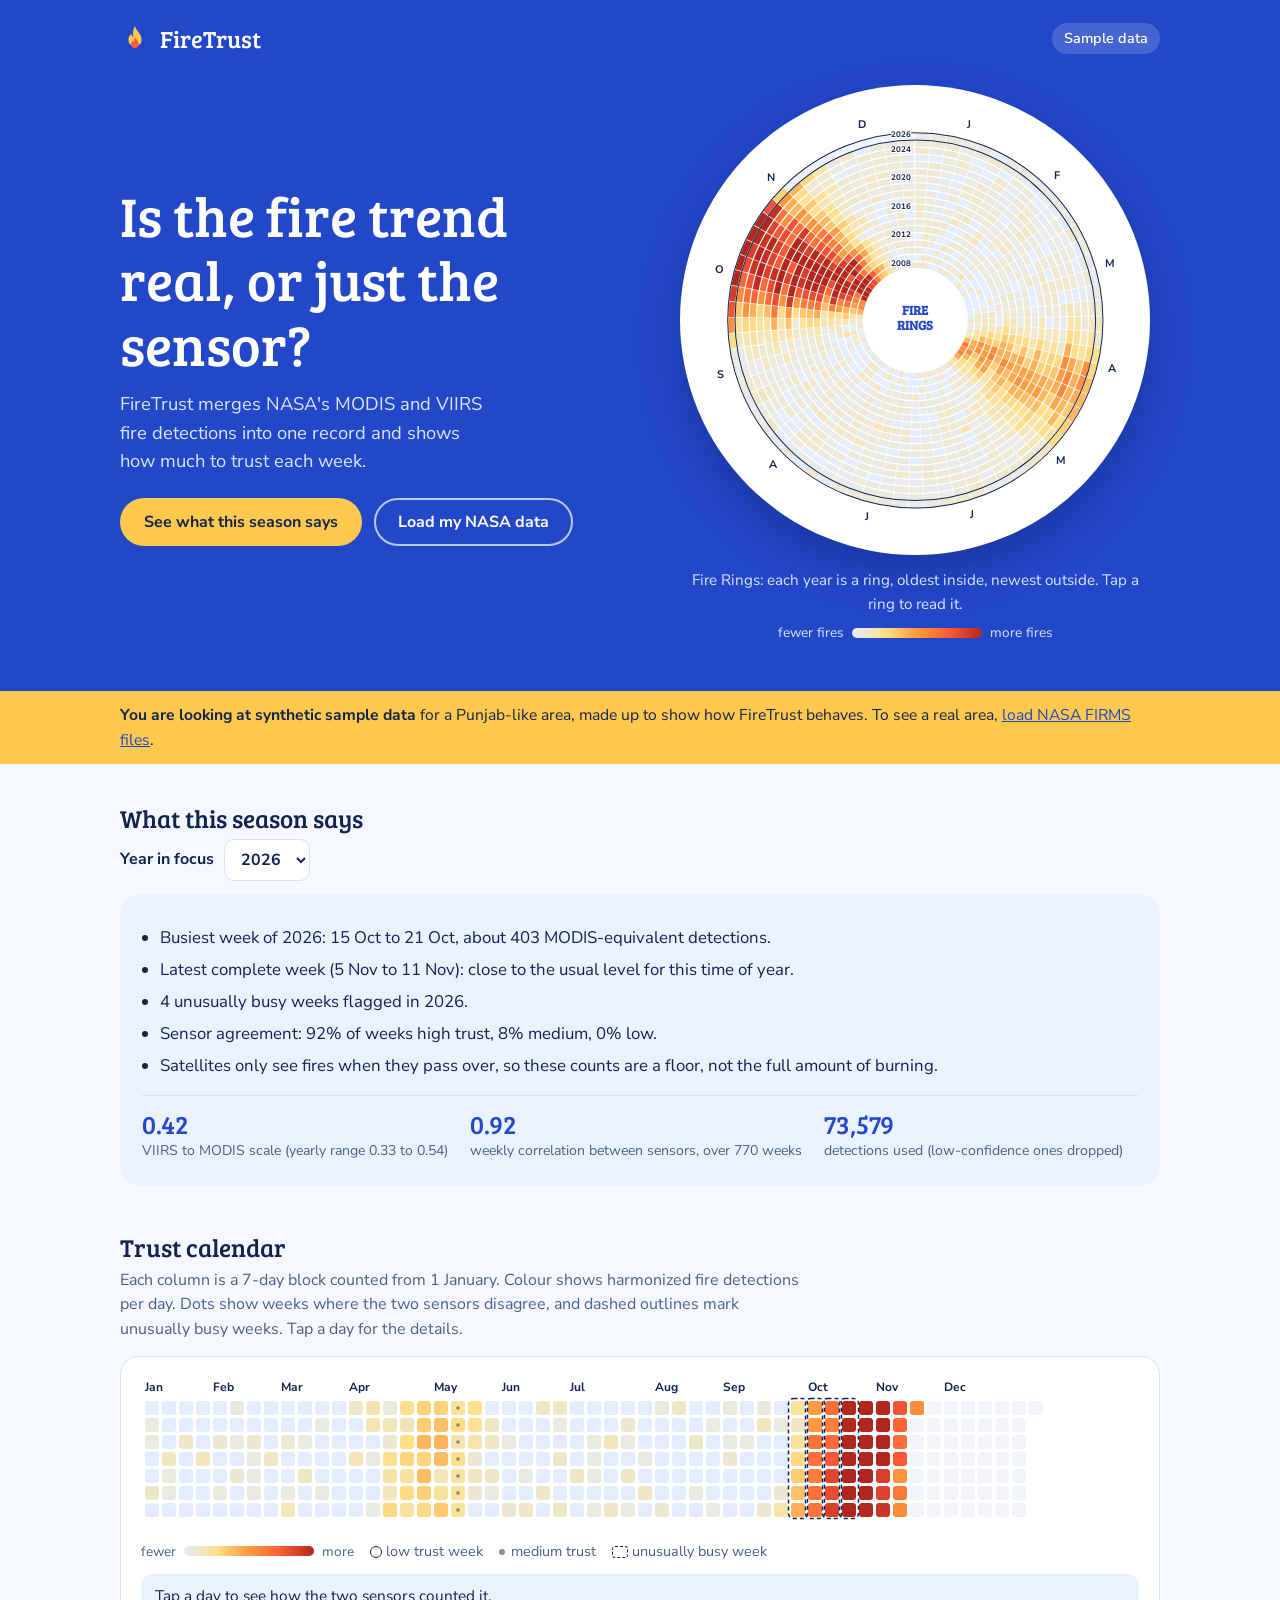
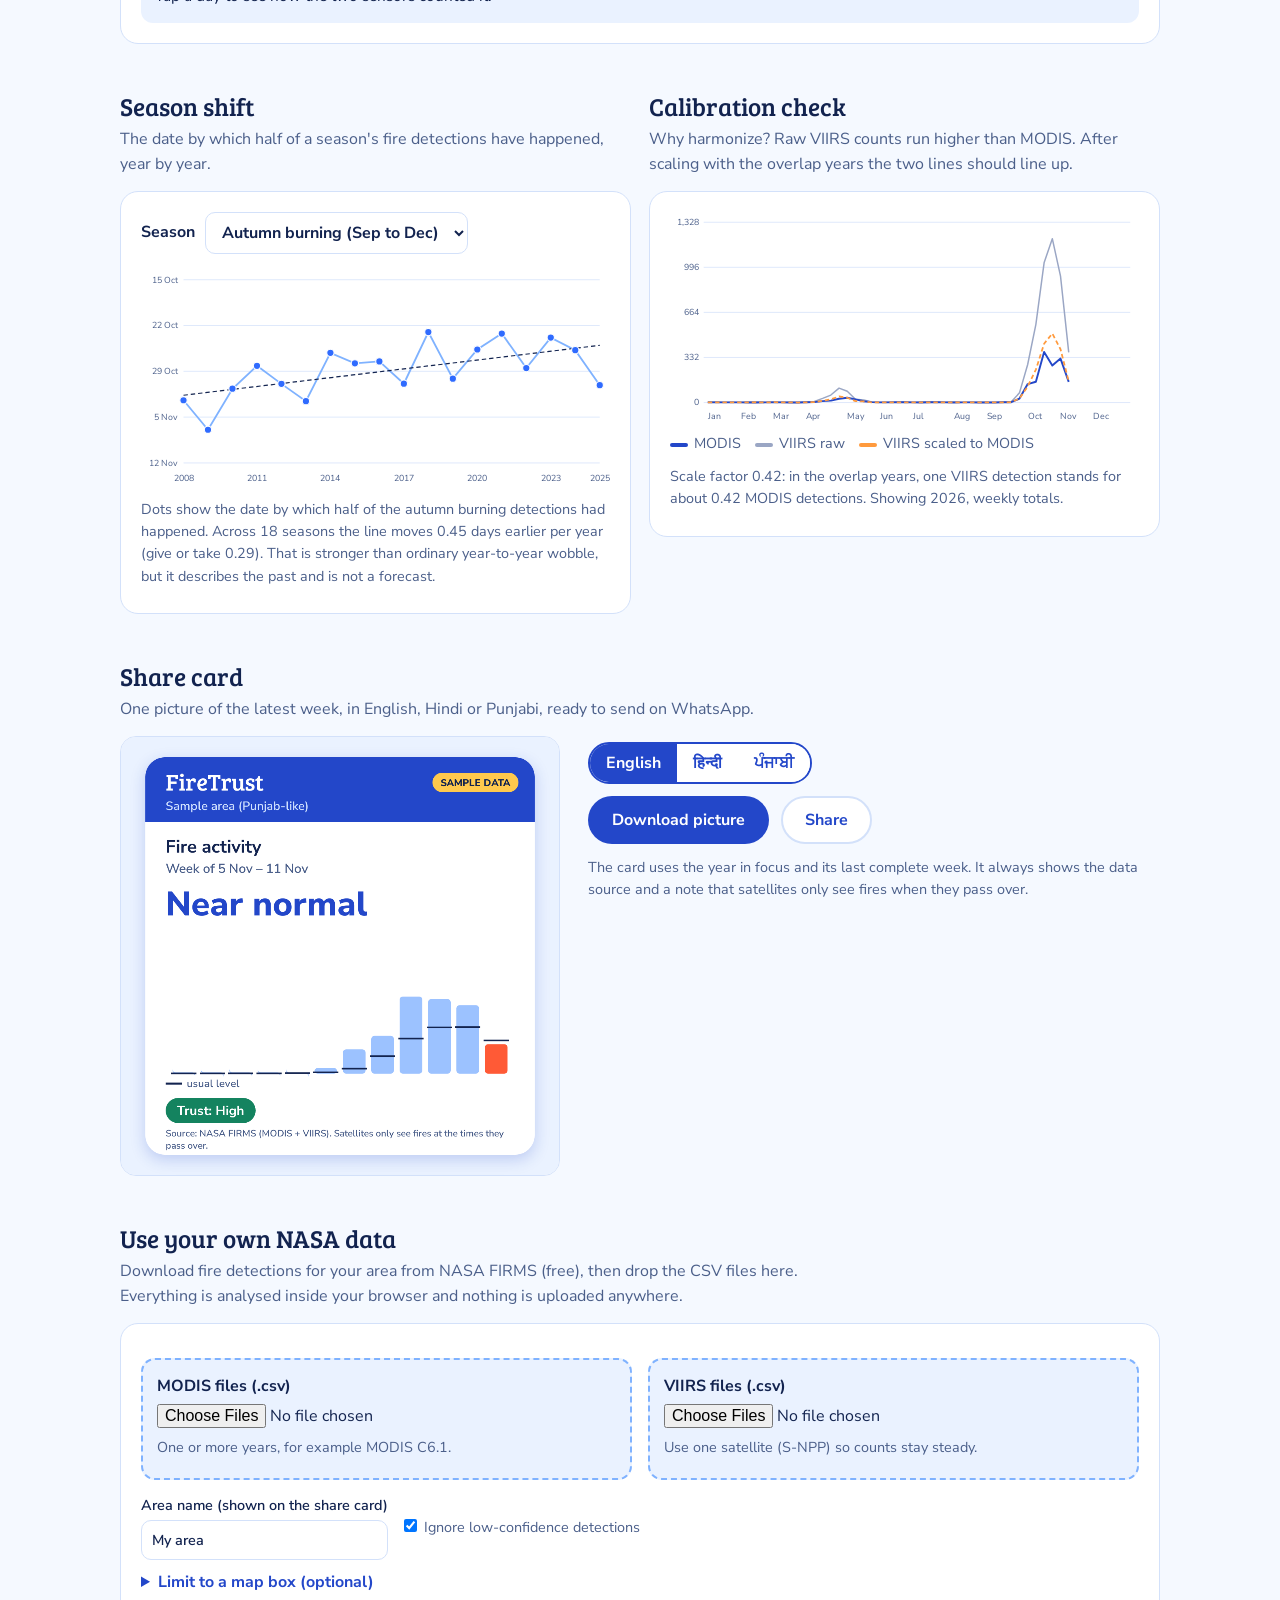
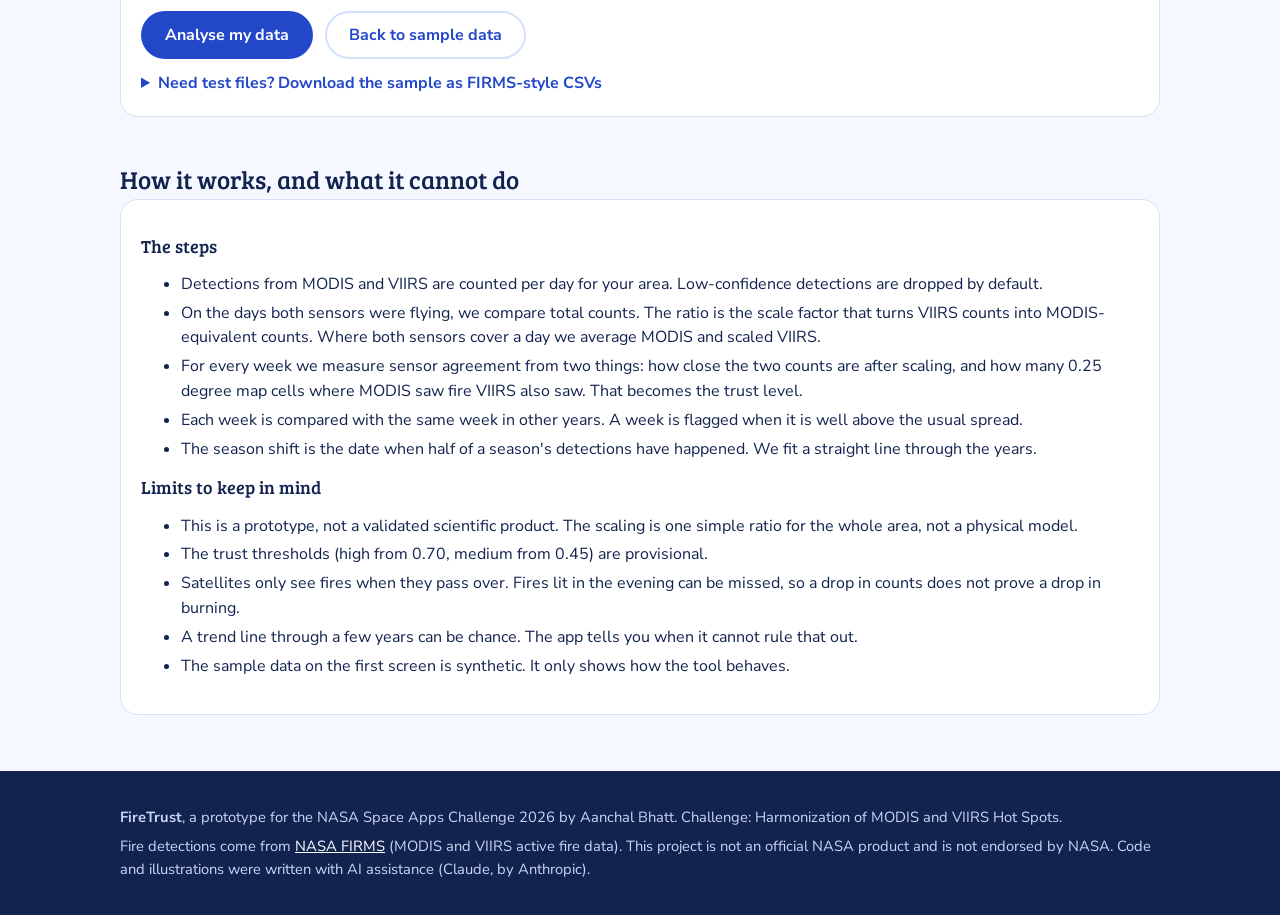
<file: index.html>
<!DOCTYPE html>
<html lang="en">
<head>
<meta charset="utf-8">
<meta name="viewport" content="width=device-width, initial-scale=1">
<title>FireTrust: is the fire trend real, or just the sensor?</title>
<meta name="description" content="FireTrust harmonizes NASA MODIS and VIIRS fire detections into one record and shows how much to trust each week. Prototype for the NASA Space Apps Challenge 2026.">
<link rel="icon" href="data:image/svg+xml,%3Csvg xmlns='http://www.w3.org/2000/svg' viewBox='0 0 100 100'%3E%3Ctext y='.9em' font-size='90'%3E%F0%9F%94%A5%3C/text%3E%3C/svg%3E">
<link rel="preconnect" href="https://fonts.googleapis.com">
<link rel="preconnect" href="https://fonts.gstatic.com" crossorigin>
<link href="https://fonts.googleapis.com/css2?family=Bree+Serif&family=Nunito+Sans:wght@400;600;700;800&family=Noto+Sans+Devanagari:wght@700&family=Noto+Sans+Gurmukhi:wght@700&display=swap" rel="stylesheet">
<style>
:root{
  --royal:#2347C9; --blue:#2F6BFF; --sky:#7FB2FF; --pale:#EAF2FF; --paper:#F5F9FF;
  --ink:#12234F; --muted:#4B5F8A; --line:#D3E1FA; --sun:#FFC94D; --fire:#FF5A36; --deep:#B3261E; --green:#14835F;
  --head:"Bree Serif","Bookman Old Style",Georgia,serif;
  --body:"Nunito Sans",system-ui,-apple-system,"Segoe UI",Roboto,sans-serif;
}
*{box-sizing:border-box}
html{scroll-behavior:smooth}
body{margin:0;background:var(--paper);color:var(--ink);font:400 1rem/1.55 var(--body);-webkit-text-size-adjust:100%}
h1,h2,h3{font-family:var(--head);font-weight:400;line-height:1.15;margin:0}
h2{font-size:1.55rem;margin-bottom:.35rem}
h3{font-size:1.1rem}
p{margin:.4rem 0}
a{color:var(--royal)}
.wrap{max-width:1080px;margin:0 auto;padding:0 20px}
:focus-visible{outline:3px solid var(--sun);outline-offset:2px;border-radius:4px}

/* hero */
.hero{background:var(--royal);color:#fff;padding:20px 0 48px;overflow:hidden}
.topbar{display:flex;align-items:center;justify-content:space-between;gap:12px;margin-bottom:28px}
.brand{display:flex;align-items:center;gap:10px;font-family:var(--head);font-size:1.5rem}
.brand svg{width:30px;height:30px}
.chip{display:inline-block;background:rgba(255,255,255,.16);border-radius:999px;padding:4px 12px;font-size:.9rem;font-weight:600}
.hero-grid{display:grid;grid-template-columns:minmax(0,1.05fr) minmax(0,1fr);gap:36px;align-items:center}
.hero h1{font-size:clamp(2.1rem,5.4vw,3.5rem);margin-bottom:14px}
.hero .lead{font-size:1.15rem;max-width:34ch;color:#DCE7FF}
.btns{display:flex;flex-wrap:wrap;gap:12px;margin-top:22px}
.btn{font:700 1rem var(--body);border:2px solid transparent;border-radius:999px;padding:11px 22px;cursor:pointer;text-decoration:none;display:inline-block}
.btn-sun{background:var(--sun);color:var(--ink)}
.btn-sun:hover{background:#ffd873}
.btn-line{background:transparent;color:#fff;border-color:rgba(255,255,255,.7)}
.btn-line:hover{background:rgba(255,255,255,.12)}
.btn-ink{background:var(--royal);color:#fff}
.btn-ink:hover{background:#1c3aa8}
.btn-quiet{background:#fff;color:var(--royal);border-color:var(--line)}
.btn-quiet:hover{border-color:var(--sky)}
.btn[disabled]{opacity:.55;cursor:not-allowed}
.disc{background:#fff;color:var(--ink);border-radius:50%;padding:3%;width:100%;max-width:470px;margin:0 auto;box-shadow:0 18px 40px rgba(8,25,92,.35)}
.disc svg{display:block;width:100%;height:auto}
.disc svg path{cursor:pointer}
.ring-note{max-width:470px;margin:14px auto 0;font-size:.95rem;color:#DCE7FF;min-height:3em;text-align:center}
.legend{display:flex;align-items:center;gap:8px;justify-content:center;font-size:.85rem;color:#DCE7FF;margin-top:6px}
.grad{width:130px;height:10px;border-radius:5px;background:linear-gradient(90deg,#E3EDFF,#FFE08A,#FF9A3D,#FF5A36,#B3261E)}

/* data banner */
.banner{padding:12px 0;font-size:.98rem}
.banner.sample{background:var(--sun);color:var(--ink)}
.banner.real{background:#D6F3E8;color:#0B4F39}
.banner .wrap{display:flex;gap:10px;align-items:flex-start}

section.block{padding:40px 0 8px}
.sub{color:var(--muted);max-width:68ch;margin-bottom:14px}
.panel{background:#fff;border:1px solid var(--line);border-radius:18px;padding:20px}
.two{display:grid;grid-template-columns:minmax(0,1fr) minmax(0,1fr);gap:18px}
.two>*{min-width:0}

/* loader */
.loader{display:grid;grid-template-columns:1fr 1fr;gap:16px;margin:14px 0}
.drop{border:2px dashed var(--sky);border-radius:14px;padding:14px;background:var(--pale)}
.drop label{font-weight:700;display:block;margin-bottom:6px}
.drop input[type=file]{width:100%;font:inherit}
.hint{font-size:.9rem;color:var(--muted)}
.row{display:flex;flex-wrap:wrap;gap:12px;align-items:center;margin-top:10px}
.field{min-width:0;display:flex;flex-direction:column;gap:3px;font-size:.9rem;font-weight:600}
.field input,.field select{width:100%;font:inherit;padding:8px 10px;border:1px solid var(--line);border-radius:10px;min-width:0;background:#fff;color:var(--ink)}
.bbox>*{min-width:0}
.bbox{display:grid;grid-template-columns:repeat(4,minmax(0,1fr));gap:10px;margin-top:8px}
details{margin-top:10px}
summary{cursor:pointer;font-weight:700;color:var(--royal)}
.msg{margin-top:12px;font-size:.95rem}
.msg.err{color:var(--deep);font-weight:600}
.warnings{margin:12px 0 0;padding:0;list-style:none}
.warnings li{background:#FFF3D1;border-radius:10px;padding:8px 12px;margin-top:8px;font-size:.93rem}

/* insights */
.insight{background:var(--pale);border-radius:18px;padding:22px}
.insight ul{margin:8px 0 0;padding-left:1.15rem}
.insight li{margin:6px 0;font-size:1.05rem}
.stats{display:flex;flex-wrap:wrap;gap:22px;margin-top:16px;padding-top:14px;border-top:1px solid var(--line)}
.stat b{display:block;font-family:var(--head);font-weight:400;font-size:1.6rem;color:var(--royal);line-height:1.1}
.stat span{font-size:.88rem;color:var(--muted)}
.yearsel{display:flex;align-items:center;gap:10px;margin:6px 0 14px}
.yearsel select{font:700 1rem var(--body);padding:8px 12px;border-radius:10px;border:1px solid var(--line);background:#fff;color:var(--ink)}

/* calendar */
.scroll{overflow-x:auto;-webkit-overflow-scrolling:touch;padding-bottom:6px}
.scroll svg{display:block}
.cal-legend{display:flex;flex-wrap:wrap;gap:16px;align-items:center;font-size:.9rem;color:var(--muted);margin-top:10px}
.dot-low{display:inline-block;width:12px;height:12px;border-radius:50%;background:#fff;border:1.5px solid var(--ink);vertical-align:-2px;margin-right:4px}
.dot-med{display:inline-block;width:6px;height:6px;border-radius:50%;background:var(--ink);opacity:.5;vertical-align:1px;margin-right:6px}
.dash{display:inline-block;width:16px;height:12px;border:1.5px dashed var(--ink);border-radius:3px;vertical-align:-2px;margin-right:4px}
.dayinfo{margin-top:12px;background:var(--pale);border-radius:12px;padding:10px 14px;font-size:.96rem;min-height:3.2em}

/* charts */
.chart svg{width:100%;height:auto;display:block}
.key{display:flex;flex-wrap:wrap;gap:14px;font-size:.9rem;color:var(--muted);margin-top:8px}
.key i{display:inline-block;width:18px;height:4px;border-radius:2px;vertical-align:middle;margin-right:6px}

/* share */
.share{display:grid;grid-template-columns:minmax(0,440px) minmax(0,1fr);gap:28px;align-items:start}
.share canvas{width:100%;height:auto;border-radius:16px;border:1px solid var(--line);background:#fff}
.seg{display:inline-flex;border:2px solid var(--royal);border-radius:999px;overflow:hidden;margin:6px 0 12px}
.seg button{font:700 1rem var(--body);padding:8px 16px;border:0;background:#fff;color:var(--royal);cursor:pointer}
.seg button[aria-pressed=true]{background:var(--royal);color:#fff}

footer{margin-top:48px;background:var(--ink);color:#C9D6F5;padding:28px 0;font-size:.92rem}
footer a{color:#fff}
.method h3{margin-top:16px}
.method li{margin:4px 0}

@media (max-width:860px){
  .hero-grid,.two,.share{grid-template-columns:minmax(0,1fr)}
  .loader{grid-template-columns:minmax(0,1fr)}
  .bbox{grid-template-columns:repeat(2,minmax(0,1fr))}
  .disc{max-width:420px}
}
@media (prefers-reduced-motion:reduce){html{scroll-behavior:auto}}

</style>
</head>
<body>
<noscript><p style="padding:20px">FireTrust needs JavaScript to analyse fire data in your browser.</p></noscript>

<header class="hero">
  <div class="wrap">
    <div class="topbar">
      <div class="brand">
        <svg viewBox="0 0 32 32" aria-hidden="true"><path fill="#FFC94D" d="M16 2c1 5 7 8 7 15a7 7 0 0 1-14 0c0-3 1.5-5 3-6.5.3 2 1.2 3 2.200 3.500C13.500 8.500 14 5 16 2z"/><path fill="#FF5A36" d="M16 14c.8 2.500 4 3.800 4 7.500a4 4 0 0 1-8 0c0-2 1-3.200 2-4 .2 1 .6 1.500 1.200 1.800C14.800 17 15 15.500 16 14z"/></svg>
        FireTrust
      </div>
      <span class="chip" id="modeChip">Sample data</span>
    </div>
    <div class="hero-grid">
      <div>
        <h1>Is the fire trend real, or just the sensor?</h1>
        <p class="lead">FireTrust merges NASA's MODIS and VIIRS fire detections into one record and shows how much to trust each week.</p>
        <div class="btns">
          <a class="btn btn-sun" href="#insights">See what this season says</a>
          <a class="btn btn-line" href="#data">Load my NASA data</a>
        </div>
      </div>
      <div>
        <div class="disc"><svg id="rings" viewBox="0 0 520 520" role="img" aria-label="Fire Rings: each year is one ring, oldest inside, newest outside"></svg></div>
        <p class="ring-note" id="ringInfo">Fire Rings: each year is a ring, oldest inside, newest outside. Tap a ring to read it.</p>
        <div class="legend"><span>fewer fires</span><span class="grad"></span><span>more fires</span></div>
      </div>
    </div>
  </div>
</header>

<div class="banner sample" id="banner"><div class="wrap" id="bannerText"></div></div>

<main>
<section class="block" id="insights">
  <div class="wrap">
    <h2>What this season says</h2>
    <div class="yearsel"><label for="yearSel"><strong>Year in focus</strong></label><select id="yearSel"></select></div>
    <div class="insight">
      <ul id="insightList"></ul>
      <div class="stats" id="stats"></div>
    </div>
  </div>
</section>

<section class="block" id="calendar">
  <div class="wrap">
    <h2>Trust calendar</h2>
    <p class="sub">Each column is a 7-day block counted from 1 January. Colour shows harmonized fire detections per day. Dots show weeks where the two sensors disagree, and dashed outlines mark unusually busy weeks. Tap a day for the details.</p>
    <div class="panel">
      <div class="scroll"><div id="cal"></div></div>
      <div class="cal-legend">
        <span class="legend" style="color:inherit;margin:0"><span>fewer</span><span class="grad"></span><span>more</span></span>
        <span><i class="dot-low"></i>low trust week</span>
        <span><i class="dot-med"></i>medium trust</span>
        <span><i class="dash"></i>unusually busy week</span>
      </div>
      <div class="dayinfo" id="dayInfo" aria-live="polite">Tap a day to see how the two sensors counted it.</div>
    </div>
  </div>
</section>

<section class="block" id="shift">
  <div class="wrap two">
    <div>
      <h2>Season shift</h2>
      <p class="sub">The date by which half of a season's fire detections have happened, year by year.</p>
      <div class="panel chart">
        <div class="yearsel" style="margin-top:0"><label for="winSel"><strong>Season</strong></label>
          <select id="winSel"><option value="autumn">Autumn burning (Sep to Dec)</option><option value="spring">Spring burning (Mar to Jun)</option><option value="full">Whole year</option></select></div>
        <div id="shiftChart"></div>
        <p id="shiftText" class="hint" style="margin-top:10px"></p>
      </div>
    </div>
    <div id="calibration">
      <h2>Calibration check</h2>
      <p class="sub">Why harmonize? Raw VIIRS counts run higher than MODIS. After scaling with the overlap years the two lines should line up.</p>
      <div class="panel chart">
        <div id="calibChart"></div>
        <div class="key"><span><i style="background:#2347C9"></i>MODIS</span><span><i style="background:#9AA6C4"></i>VIIRS raw</span><span><i style="background:#FF9A3D"></i>VIIRS scaled to MODIS</span></div>
        <p class="hint" id="calibText" style="margin-top:10px"></p>
      </div>
    </div>
  </div>
</section>

<section class="block" id="sharecard">
  <div class="wrap">
    <h2>Share card</h2>
    <p class="sub">One picture of the latest week, in English, Hindi or Punjabi, ready to send on WhatsApp.</p>
    <div class="share">
      <canvas id="card" width="1080" height="1080" aria-label="Share card preview"></canvas>
      <div>
        <div class="seg" role="group" aria-label="Language">
          <button type="button" data-lang="en" aria-pressed="true">English</button>
          <button type="button" data-lang="hi" aria-pressed="false">हिन्दी</button>
          <button type="button" data-lang="pa" aria-pressed="false">ਪੰਜਾਬੀ</button>
        </div>
        <div class="btns" style="margin-top:0">
          <button class="btn btn-ink" id="dlCard" type="button">Download picture</button>
          <button class="btn btn-quiet" id="shCard" type="button">Share</button>
        </div>
        <p class="msg" id="shareMsg" role="status"></p>
        <p class="hint">The card uses the year in focus and its last complete week. It always shows the data source and a note that satellites only see fires when they pass over.</p>
      </div>
    </div>
  </div>
</section>

<section class="block" id="data">
  <div class="wrap">
    <h2>Use your own NASA data</h2>
    <p class="sub">Download fire detections for your area from NASA FIRMS (free), then drop the CSV files here. Everything is analysed inside your browser and nothing is uploaded anywhere.</p>
    <div class="panel">
      <div class="loader">
        <div class="drop"><label for="fM">MODIS files (.csv)</label><input id="fM" type="file" accept=".csv,text/csv" multiple><p class="hint">One or more years, for example MODIS C6.1.</p></div>
        <div class="drop"><label for="fV">VIIRS files (.csv)</label><input id="fV" type="file" accept=".csv,text/csv" multiple><p class="hint">Use one satellite (S-NPP) so counts stay steady.</p></div>
      </div>
      <div class="row">
        <label class="field">Area name (shown on the share card)<input id="area" type="text" value="My area" maxlength="40"></label>
        <label class="hint"><input id="lowConf" type="checkbox" checked> Ignore low-confidence detections</label>
      </div>
      <details>
        <summary>Limit to a map box (optional)</summary>
        <div class="bbox">
          <label class="field">South lat<input id="bS" type="number" step="any" placeholder="27.6"></label>
          <label class="field">North lat<input id="bN" type="number" step="any" placeholder="32.6"></label>
          <label class="field">West lon<input id="bW" type="number" step="any" placeholder="73.8"></label>
          <label class="field">East lon<input id="bE" type="number" step="any" placeholder="77.6"></label>
        </div>
        <p class="hint">Handy when a file covers a whole country. <button class="btn btn-quiet" id="presetPH" type="button" style="padding:4px 12px;font-size:.85rem">Fill Punjab and Haryana (approx.)</button></p>
      </details>
      <div class="btns" style="margin-top:16px">
        <button class="btn btn-ink" id="go" type="button">Analyse my data</button>
        <button class="btn btn-quiet" id="useSample" type="button">Back to sample data</button>
      </div>
      <p class="msg" id="loadMsg" role="status" aria-live="polite"></p>
      <ul class="warnings" id="warnings"></ul>
      <details>
        <summary>Need test files? Download the sample as FIRMS-style CSVs</summary>
        <div class="btns" style="margin-top:10px">
          <button class="btn btn-quiet" id="dlM" type="button">Sample MODIS CSV</button>
          <button class="btn btn-quiet" id="dlV" type="button">Sample VIIRS CSV</button>
        </div>
        <p class="hint">These are synthetic and only show the file format. Upload them above to try the flow.</p>
      </details>
    </div>
  </div>
</section>

<section class="block method" id="method">
  <div class="wrap">
    <h2>How it works, and what it cannot do</h2>
    <div class="panel">
      <h3>The steps</h3>
      <ul>
        <li>Detections from MODIS and VIIRS are counted per day for your area. Low-confidence detections are dropped by default.</li>
        <li>On the days both sensors were flying, we compare total counts. The ratio is the scale factor that turns VIIRS counts into MODIS-equivalent counts. Where both sensors cover a day we average MODIS and scaled VIIRS.</li>
        <li>For every week we measure sensor agreement from two things: how close the two counts are after scaling, and how many 0.25 degree map cells where MODIS saw fire VIIRS also saw. That becomes the trust level.</li>
        <li>Each week is compared with the same week in other years. A week is flagged when it is well above the usual spread.</li>
        <li>The season shift is the date when half of a season's detections have happened. We fit a straight line through the years.</li>
      </ul>
      <h3>Limits to keep in mind</h3>
      <ul>
        <li>This is a prototype, not a validated scientific product. The scaling is one simple ratio for the whole area, not a physical model.</li>
        <li>The trust thresholds (high from 0.70, medium from 0.45) are provisional.</li>
        <li>Satellites only see fires when they pass over. Fires lit in the evening can be missed, so a drop in counts does not prove a drop in burning.</li>
        <li>A trend line through a few years can be chance. The app tells you when it cannot rule that out.</li>
        <li>The sample data on the first screen is synthetic. It only shows how the tool behaves.</li>
      </ul>
    </div>
  </div>
</section>
</main>

<footer>
  <div class="wrap">
    <p><strong>FireTrust</strong>, a prototype for the NASA Space Apps Challenge 2026 by Aanchal Bhatt. Challenge: Harmonization of MODIS and VIIRS Hot Spots.</p>
    <p>Fire detections come from <a href="https://firms.modaps.eosdis.nasa.gov/" target="_blank" rel="noopener">NASA FIRMS</a> (MODIS and VIIRS active fire data). This project is not an official NASA product and is not endorsed by NASA. Code and illustrations were written with AI assistance (Claude, by Anthropic).</p>
  </div>
</footer>

<script>
/* FireTrust engine: parsing, harmonization, trust score, anomaly flags, season shift.
   Plain JavaScript, no dependencies. Works in the browser and in Node (for testing). */
const FT = (function () {
  'use strict';
  const DAY = 864e5;
  const MON = ['Jan','Feb','Mar','Apr','May','Jun','Jul','Aug','Sep','Oct','Nov','Dec'];
  const dayOf = (y, m, d) => Math.floor(Date.UTC(y, m - 1, d) / DAY);
  const isLeap = y => (y % 4 === 0 && y % 100 !== 0) || y % 400 === 0;
  const yearLen = y => (isLeap(y) ? 366 : 365);
  const infoCache = new Map();
  function info(day) {
    let o = infoCache.get(day);
    if (!o) { const y = new Date(day * DAY).getUTCFullYear(); o = { y, doy: day - dayOf(y, 1, 1) }; infoCache.set(day, o); }
    return o;
  }
  const fmtDate = day => { const d = new Date(day * DAY); return d.getUTCDate() + ' ' + MON[d.getUTCMonth()]; };
  const fmtDateY = day => fmtDate(day) + ' ' + new Date(day * DAY).getUTCFullYear();
  const isoDate = day => new Date(day * DAY).toISOString().slice(0, 10);

  /* ---------- seeded random numbers (for reproducible sample data) ---------- */
  function mulberry32(a) { return function () { a |= 0; a = a + 0x6D2B79F5 | 0; let t = Math.imul(a ^ a >>> 15, 1 | a); t = t + Math.imul(t ^ t >>> 7, 61 | t) ^ t; return ((t ^ t >>> 14) >>> 0) / 4294967296; }; }
  function gauss(r) { let u = 0, v = 0; while (!u) u = r(); while (!v) v = r(); return Math.sqrt(-2 * Math.log(u)) * Math.cos(2 * Math.PI * v); }
  function pois(r, l) {
    if (l <= 0) return 0;
    if (l < 30) { const L = Math.exp(-l); let k = 0, p = 1; do { k++; p *= r(); } while (p > L); return k - 1; }
    return Math.max(0, Math.round(l + Math.sqrt(l) * gauss(r)));
  }
  const clamp = (x, a, b) => Math.min(b, Math.max(a, x));

  /* ---------- confidence handling ---------- */
  function isLowConf(c) {
    const s = String(c == null ? '' : c).trim().toLowerCase();
    if (!s) return false;
    if (/^\d/.test(s)) return Number(s) < 30;
    return s[0] === 'l';
  }

  /* ---------- CSV parsing (FIRMS format), chunk friendly ---------- */
  class CsvParser {
    constructor(bbox) {
      this.bbox = bbox || null; this.buf = ''; this.h = null;
      this.points = []; this.rows = 0; this.skipped = 0; this.outside = 0;
      this.minDay = Infinity; this.maxDay = -Infinity; this.sats = new Set();
    }
    push(chunk, final) {
      this.buf += chunk;
      const lines = this.buf.split(/\r?\n/);
      this.buf = final ? '' : lines.pop();
      for (let i = 0; i < lines.length; i++) this.line(lines[i]);
    }
    line(ln) {
      if (!ln) return;
      if (!this.h) {
        const cols = ln.replace(/^\uFEFF/, '').split(',').map(s => s.trim().toLowerCase());
        const h = { lat: cols.indexOf('latitude'), lon: cols.indexOf('longitude'), date: cols.indexOf('acq_date'), conf: cols.indexOf('confidence'), sat: cols.indexOf('satellite') };
        const miss = [];
        if (h.lat < 0) miss.push('latitude'); if (h.lon < 0) miss.push('longitude'); if (h.date < 0) miss.push('acq_date');
        if (miss.length) throw new Error('This does not look like a NASA FIRMS CSV. Missing column(s): ' + miss.join(', ') + '.');
        this.h = h; return;
      }
      const f = ln.split(','), h = this.h;
      const ds = f[h.date];
      if (!ds || ds.length < 10) { this.skipped++; return; }
      const day = dayOf(+ds.substr(0, 4), +ds.substr(5, 2), +ds.substr(8, 2));
      const lat = +f[h.lat], lon = +f[h.lon];
      if (day !== day || lat !== lat || lon !== lon) { this.skipped++; return; }
      this.rows++;
      if (day < this.minDay) this.minDay = day;
      if (day > this.maxDay) this.maxDay = day;
      if (h.sat >= 0) this.sats.add((f[h.sat] || '').trim());
      const b = this.bbox;
      if (b && (lat < b.minLat || lat > b.maxLat || lon < b.minLon || lon > b.maxLon)) { this.outside++; return; }
      this.points.push({ d: day, lat, lon, low: isLowConf(h.conf >= 0 ? f[h.conf] : '') });
    }
    result() { return { points: this.points, range: this.rows ? [this.minDay, this.maxDay] : null, rows: this.rows, skipped: this.skipped, outside: this.outside, sats: [...this.sats] }; }
  }
  function parseCsvText(text, bbox) { const p = new CsvParser(bbox); p.push(text, true); return p.result(); }

  /* ---------- sample data (synthetic, clearly labelled in the app) ---------- */
  function generateSample(opts) {
    opts = opts || {};
    const endDay = opts.endDay != null ? opts.endDay : dayOf(2026, 11, 12);
    const startM = dayOf(2008, 1, 1), startV = dayOf(2012, 1, 20);
    const rc = mulberry32(42);
    const clusters = []; let tot = 0;
    for (let i = 0; i < 32; i++) { const w = Math.pow(rc(), 2) + 0.05; tot += w; clusters.push({ lat: 29.8 + rc() * 2.4, lon: 74.0 + rc() * 2.8, w }); }
    let acc = 0; clusters.forEach(c => { acc += c.w / tot; c.cum = acc; });
    const pick = r => { const u = r(); for (const c of clusters) if (u <= c.cum) return c; return clusters[clusters.length - 1]; };
    const M = [], V = [];
    for (let y = 2008; y <= 2026; y++) {
      const ry = mulberry32(1000 + y), rd = mulberry32(5000 + y);
      const f1 = Math.exp(0.25 * gauss(ry)) * (y === 2026 ? 1.35 : 1);
      const f2 = Math.exp(0.3 * gauss(ry));
      const c1 = 306 - 0.5 * (y - 2008) + 2.5 * gauss(ry);
      const c2 = 118 + 3 * gauss(ry);
      const pM = y > 2020 ? 0.36 - 0.006 * (y - 2020) : 0.36, pV = 0.9;
      const n = yearLen(y), y0 = dayOf(y, 1, 1);
      let wM = 1, wV = 1;
      for (let doy = 0; doy < n; doy++) {
        const day = y0 + doy; if (day > endDay) break;
        if (doy % 7 === 0) { wM = Math.exp(0.35 * gauss(rd)); wV = Math.exp(0.2 * gauss(rd)); }
        const gap = (y === 2021 && doy >= 296 && doy <= 310) ? 0.4 : 1; // a short stretch of missing MODIS swaths
        const inM = day >= startM, inV = day >= startV; if (!inM && !inV) continue;
        const lam = 0.5 + 130 * f1 * Math.exp(-Math.pow((doy - c1) / 11, 2) / 2) + 22 * f2 * Math.exp(-Math.pow((doy - c2) / 9, 2) / 2);
        const nt = pois(rd, lam);
        for (let k = 0; k < nt; k++) {
          const cl = pick(rd);
          const lat = Math.round(clamp(cl.lat + 0.12 * gauss(rd), 29.5, 32.5) * 1000) / 1000;
          const lon = Math.round(clamp(cl.lon + 0.12 * gauss(rd), 73.9, 77.0) * 1000) / 1000;
          if (inM && rd() < clamp(pM * wM * gap, 0, 1)) { const low = rd() < 0.12; M.push({ d: day, lat, lon, low, c: low ? 10 + Math.floor(rd() * 20) : 30 + Math.floor(rd() * 70) }); }
          if (inV && rd() < clamp(pV * wV, 0, 1)) { const low = rd() < 0.12; V.push({ d: day, lat, lon, low, c: low ? 'l' : (rd() < 0.3 ? 'h' : 'n') }); }
        }
      }
    }
    return { M, V, rM: [[startM, endDay]], rV: [[startV, endDay]], endDay };
  }

  function toFirmsCsv(points, sensor) {
    const rr = mulberry32(99);
    const head = sensor === 'M'
      ? 'latitude,longitude,brightness,scan,track,acq_date,acq_time,satellite,instrument,confidence,version,bright_t31,frp,daynight'
      : 'latitude,longitude,bright_ti4,scan,track,acq_date,acq_time,satellite,instrument,confidence,version,bright_ti5,frp,daynight';
    const out = [head];
    for (const p of points) {
      const hh = 5 + Math.floor(rr() * 4), mm = Math.floor(rr() * 60);
      const time = String(hh).padStart(2, '0') + String(mm).padStart(2, '0');
      const frp = (3 + rr() * 40).toFixed(1);
      if (sensor === 'M') out.push([p.lat, p.lon, (310 + rr() * 40).toFixed(1), '1.0', '1.0', isoDate(p.d), time, rr() < 0.5 ? 'Terra' : 'Aqua', 'MODIS', p.c, '6.1NRT', (295 + rr() * 15).toFixed(1), frp, 'D'].join(','));
      else out.push([p.lat, p.lon, (320 + rr() * 40).toFixed(1), '0.4', '0.4', isoDate(p.d), time, 'N', 'VIIRS', p.c, '2.0NRT', (290 + rr() * 15).toFixed(1), frp, 'D'].join(','));
    }
    return out.join('\n') + '\n';
  }

  /* ---------- helpers ---------- */
  function mergeRanges(r) {
    r = (r || []).slice().sort((a, b) => a[0] - b[0]);
    const o = [];
    for (const x of r) { if (o.length && x[0] <= o[o.length - 1][1] + 1) o[o.length - 1][1] = Math.max(o[o.length - 1][1], x[1]); else o.push([x[0], x[1]]); }
    return o;
  }
  const inR = (r, d) => { for (const x of r) if (d >= x[0] && d <= x[1]) return true; return false; };
  const mean = a => a.reduce((s, x) => s + x, 0) / a.length;
  function sd(a) { if (a.length < 2) return 0; const m = mean(a); return Math.sqrt(a.reduce((s, x) => s + (x - m) * (x - m), 0) / (a.length - 1)); }
  function pearson(x, y) {
    const n = x.length; if (n < 3) return null;
    const mx = mean(x), my = mean(y); let sxy = 0, sxx = 0, syy = 0;
    for (let i = 0; i < n; i++) { sxy += (x[i] - mx) * (y[i] - my); sxx += (x[i] - mx) ** 2; syy += (y[i] - my) ** 2; }
    return sxx > 0 && syy > 0 ? sxy / Math.sqrt(sxx * syy) : null;
  }
  function percentile(a, p) { if (!a.length) return 1; const s = a.slice().sort((x, y) => x - y); return s[Math.min(s.length - 1, Math.floor(p * s.length))]; }
  const cellId = (lat, lon, c) => Math.floor((lat + 90) / c) * 100000 + Math.floor((lon + 180) / c);
  const TRUST = { high: 0.7, medium: 0.45 };
  const BIN = 5;

  /* ---------- main analysis ---------- */
  function analyse(M, V, rM, rV, opts) {
    opts = opts || {};
    const cell = opts.cell || 0.25, ignoreLow = opts.ignoreLow !== false;
    rM = mergeRanges(rM); rV = mergeRanges(rV);
    const warnings = [];
    if (!rM.length && !rV.length) throw new Error('No dates found in the files.');
    const m = ignoreLow ? M.filter(p => !p.low) : M, v = ignoreLow ? V.filter(p => !p.low) : V;
    const all = rM.concat(rV);
    const minDay = Math.min.apply(null, all.map(x => x[0])), maxDay = Math.max.apply(null, all.map(x => x[1]));
    const nD = maxDay - minDay + 1;
    const cM = new Int32Array(nD), cV = new Int32Array(nD), covM = new Uint8Array(nD), covV = new Uint8Array(nD);
    for (let i = 0; i < nD; i++) { covM[i] = inR(rM, minDay + i) ? 1 : 0; covV[i] = inR(rV, minDay + i) ? 1 : 0; }
    const sets = new Map();
    function add(p, isM) {
      const i = p.d - minDay; if (i < 0 || i >= nD) return;
      (isM ? cM : cV)[i]++;
      const di = info(p.d), key = di.y * 100 + Math.floor(di.doy / 7);
      let o = sets.get(key); if (!o) { o = { m: new Set(), v: new Set() }; sets.set(key, o); }
      (isM ? o.m : o.v).add(cellId(p.lat, p.lon, cell));
    }
    m.forEach(p => add(p, true)); v.forEach(p => add(p, false));

    // calibration on overlap days
    let sM = 0, sV = 0, overlapDays = 0; const byY = {};
    for (let i = 0; i < nD; i++) if (covM[i] && covV[i]) {
      overlapDays++; sM += cM[i]; sV += cV[i];
      const y = info(minDay + i).y; const o = byY[y] || (byY[y] = { m: 0, v: 0, n: 0 }); o.m += cM[i]; o.v += cV[i]; o.n++;
    }
    let k = 1, calibrated = false;
    if (overlapDays >= 60 && sM >= 20 && sV >= 20) { k = sM / sV; calibrated = true; }
    else if (rM.length && rV.length) warnings.push('The two sensors overlap on too few days to calibrate, so VIIRS is not scaled. Add more years of both sensors.');
    else warnings.push('Only one sensor was loaded, so there is nothing to cross-check. Add the other sensor to get a trust score.');
    const kBy = {}; Object.keys(byY).forEach(y => { const o = byY[y]; if (o.n >= 100 && o.v >= 30) kBy[y] = o.m / o.v; });
    const kVals = Object.values(kBy);

    // daily harmonized series per year
    const y0 = info(minDay).y, y1 = info(maxDay).y, years = [];
    const DY = {};
    for (let y = y0; y <= y1; y++) {
      years.push(y);
      const len = yearLen(y), base = dayOf(y, 1, 1);
      const o = { len, base, m: new Int32Array(len), v: new Int32Array(len), cm: new Uint8Array(len), cv: new Uint8Array(len), h: new Float32Array(len).fill(NaN) };
      for (let d = 0; d < len; d++) {
        const i = base + d - minDay; if (i < 0 || i >= nD) continue;
        o.m[d] = cM[i]; o.v[d] = cV[i]; o.cm[d] = covM[i]; o.cv[d] = covV[i];
        o.h[d] = covM[i] && covV[i] ? (cM[i] + k * cV[i]) / 2 : covM[i] ? cM[i] : covV[i] ? k * cV[i] : NaN;
      }
      DY[y] = o;
    }

    // weekly records (7-day blocks counted from 1 Jan; the 1-2 day leftover is a stub)
    const weeks = {};
    for (const y of years) {
      const o = DY[y], arr = [];
      for (let w = 0; w < 53; w++) {
        const a = w * 7, b = Math.min(a + 6, o.len - 1);
        const rec = { y, w, start: o.base + a, end: o.base + b, stub: w === 52, complete: false, m: 0, v: 0, h: NaN, mode: 'none', level: null, agree: null, sim: null, mu: null, z: null, flag: null };
        let ok = true, allM = true, allV = true;
        for (let d = a; d <= b; d++) { rec.m += o.m[d]; rec.v += o.v[d]; if (o.h[d] !== o.h[d]) ok = false; if (!o.cm[d]) allM = false; if (!o.cv[d]) allV = false; }
        rec.complete = ok && rec.end <= maxDay && !rec.stub;
        rec.mode = allM && allV ? 'both' : allM ? 'M' : allV ? 'V' : 'mixed';
        if (ok) { let s = 0; for (let d = a; d <= b; d++) s += o.h[d]; rec.h = s; }
        if (rec.complete && rec.mode === 'both') {
          const cm = rec.m, cv = k * rec.v, total = cm + cv;
          if (total < 8) rec.level = 'few';
          else {
            const st = sets.get(y * 100 + w) || { m: new Set(), v: new Set() };
            let inter = 0; st.m.forEach(c => { if (st.v.has(c)) inter++; });
            const denom = Math.min(st.m.size, st.v.size);
            rec.sim = Math.min(cm, cv) / Math.max(cm, cv);
            rec.agree = denom ? inter / denom : 0;
            const score = 0.5 * rec.sim + 0.5 * rec.agree; rec.score = score;
            rec.level = score >= TRUST.high ? 'high' : score >= TRUST.medium ? 'medium' : 'low';
          }
        }
        arr.push(rec);
      }
      weeks[y] = arr;
    }
    // anomaly flags against the same week in other years
    for (let w = 0; w < 52; w++) {
      const vals = years.filter(y => weeks[y][w].complete).map(y => ({ y, h: weeks[y][w].h }));
      for (const it of vals) {
        const others = vals.filter(x => x.y !== it.y).map(x => x.h);
        if (others.length < 4) continue;
        const mu = mean(others), sdE = Math.max(sd(others), Math.sqrt(Math.max(mu, 1)));
        const rec = weeks[it.y][w]; rec.mu = mu; rec.z = (it.h - mu) / sdE;
        if (rec.z >= 1.5 && it.h >= 10) rec.flag = 'high'; else if (rec.z <= -1.5 && mu >= 10) rec.flag = 'low';
      }
    }
    // agreement between sensors, week by week
    const px = [], py = [];
    years.forEach(y => weeks[y].forEach(r => { if (r.complete && r.mode === 'both') { px.push(r.m); py.push(r.v); } }));
    const r = pearson(px, py);

    // rings: 5-day bins
    const nb = Math.ceil(366 / BIN), rings = {};
    const posBins = [];
    for (const y of years) {
      const o = DY[y], bins = new Array(nb).fill(NaN);
      for (let d = 0; d < o.len; d++) { if (o.h[d] === o.h[d]) { const b = Math.min(nb - 1, Math.floor(d / BIN)); bins[b] = (bins[b] !== bins[b] ? 0 : bins[b]) + o.h[d]; } }
      bins.forEach(x => { if (x > 0) posBins.push(x); });
      rings[y] = bins;
    }
    const dailyPos = []; years.forEach(y => { const h = DY[y].h; for (let d = 0; d < h.length; d++) if (h[d] > 0) dailyPos.push(h[d]); });

    const sats = opts.satsV || [];
    if (sats.length > 1) warnings.push('Your VIIRS file mixes several satellites (' + sats.join(', ') + '). Counts rise when a satellite is added, which can look like a trend. For a steady record use one satellite, such as S-NPP.');
    return {
      meta: { years, minDay, maxDay, rM, rV, nM: m.length, nV: v.length, lowDropped: { M: M.length - m.length, V: V.length - v.length }, k, calibrated, overlapDays, kBy, kMin: kVals.length ? Math.min.apply(null, kVals) : null, kMax: kVals.length ? Math.max.apply(null, kVals) : null, r, overlapWeeks: px.length, cell, ignoreLow, warnings },
      DY, weeks, rings, ringScale: percentile(posBins, 0.97), dailyScale: percentile(dailyPos, 0.98), nBins: nb, BIN
    };
  }

  /* ---------- season shift ---------- */
  const WINDOWS = { autumn: { label: 'Autumn burning (Sep to Dec)', a: 243, b: 365 }, spring: { label: 'Spring burning (Mar to Jun)', a: 59, b: 180 }, full: { label: 'Whole year', a: 0, b: 365 } };
  function seasonShift(res, key) {
    const W = WINDOWS[key] || WINDOWS.autumn, pts = [];
    for (const y of res.meta.years) {
      const o = res.DY[y], b = Math.min(W.b, o.len - 1);
      let ok = true, tot = 0;
      for (let d = W.a; d <= b; d++) { if (o.h[d] !== o.h[d]) { ok = false; break; } tot += o.h[d]; }
      if (!ok || tot < 50) continue;
      let cum = 0, d50 = null;
      for (let d = W.a; d <= b; d++) { const nx = cum + o.h[d]; if (nx >= tot / 2) { d50 = d + (o.h[d] > 0 ? (tot / 2 - cum) / o.h[d] : 0); break; } cum = nx; }
      pts.push({ y, d50, total: tot });
    }
    let slope = null, se = null, t = null;
    if (pts.length >= 4) {
      const xs = pts.map(p => p.y), ys = pts.map(p => p.d50), mx = mean(xs), my = mean(ys);
      let sxx = 0, sxy = 0; for (let i = 0; i < xs.length; i++) { sxx += (xs[i] - mx) ** 2; sxy += (xs[i] - mx) * (ys[i] - my); }
      slope = sxy / sxx; const icpt = my - slope * mx;
      let sse = 0; for (let i = 0; i < xs.length; i++) sse += (ys[i] - (icpt + slope * xs[i])) ** 2;
      se = Math.sqrt(sse / (xs.length - 2) / sxx); t = se > 0 ? slope / se : null;
      pts.icpt = icpt;
    }
    return { key, label: W.label, a: W.a, b: W.b, pts, slope, se, t, n: pts.length };
  }

  /* ---------- plain-language insights ---------- */
  function lastCompleteWeek(res, year) {
    const arr = res.weeks[year]; for (let w = 51; w >= 0; w--) if (arr[w].complete) return arr[w]; return null;
  }
  function insightsFor(res, y) {
    const arr = res.weeks[y].filter(r => r.complete);
    const lines = [];
    if (!arr.length) return { lines: ['This year has no complete week of data yet.'], status: null };
    const peak = arr.reduce((a, b) => (b.h > a.h ? b : a));
    lines.push('Busiest week of ' + y + ': ' + fmtDate(peak.start) + ' to ' + fmtDate(peak.end) + ', about ' + Math.round(peak.h).toLocaleString('en-US') + ' MODIS-equivalent detections.');
    const lw = lastCompleteWeek(res, y);
    let status = null;
    if (lw) {
      const isLatest = y === res.meta.years[res.meta.years.length - 1];
      if (lw.mu != null && Math.max(lw.h, lw.mu) < 10) {
        lines.push((isLatest ? 'Latest complete week' : 'Last complete week') + ' (' + fmtDate(lw.start) + ' to ' + fmtDate(lw.end) + '): very few detections, as is normal for this time of year.');
        status = { state: 'quiet', level: lw.level, start: lw.start, end: lw.end, h: lw.h, mu: lw.mu, week: lw };
      } else if (lw.mu != null) {
        const pct = Math.round((lw.h / lw.mu - 1) * 100);
        const state = lw.h / lw.mu >= 1.2 && lw.z >= 1 ? 'above' : lw.h / lw.mu <= 0.8 && lw.z <= -1 ? 'below' : 'near';
        lines.push((isLatest ? 'Latest complete week' : 'Last complete week') + ' (' + fmtDate(lw.start) + ' to ' + fmtDate(lw.end) + '): ' + (state === 'near' ? 'close to the usual level for this time of year.' : Math.abs(pct) + '% ' + (pct > 0 ? 'above' : 'below') + ' the usual level for this time of year.'));
        status = { state, pct, level: lw.level, start: lw.start, end: lw.end, h: lw.h, mu: lw.mu, week: lw };
      } else {
        lines.push('Not enough history yet to say whether the latest week is unusual (needs 4 other years with fire in the same week).');
        status = { state: 'unknown', level: lw.level, start: lw.start, end: lw.end, h: lw.h, mu: lw.mu, week: lw };
      }
    }
    const nHigh = arr.filter(r => r.flag === 'high').length;
    lines.push(nHigh ? nHigh + ' unusually busy week' + (nHigh > 1 ? 's' : '') + ' flagged in ' + y + '.' : 'No unusually busy weeks flagged in ' + y + '.');
    const lv = { high: 0, medium: 0, low: 0 }; arr.forEach(r => { if (lv[r.level] != null) lv[r.level]++; });
    const nT = lv.high + lv.medium + lv.low;
    if (nT) lines.push('Sensor agreement: ' + Math.round(100 * lv.high / nT) + '% of weeks high trust, ' + Math.round(100 * lv.medium / nT) + '% medium, ' + Math.round(100 * lv.low / nT) + '% low.');
    // last 12 weeks for the share card
    const last12 = []; const yarr = res.weeks[y]; let idx = lw ? lw.w : -1;
    for (let w = idx, c = 0; w >= 0 && c < 12; w--) { if (yarr[w].complete) { last12.unshift({ h: yarr[w].h, mu: yarr[w].mu }); c++; } }
    if (status) status.last12 = last12;
    return { lines, status, peak };
  }

  return { DAY, MON, dayOf, info, yearLen, fmtDate, fmtDateY, isoDate, generateSample, toFirmsCsv, CsvParser, parseCsvText, analyse, seasonShift, insightsFor, lastCompleteWeek, WINDOWS, TRUST, isLowConf };
})();


</script>
<script>
(function () {
  'use strict';
  const $ = (s, r) => (r || document).querySelector(s);
  const esc = s => String(s).replace(/[&<>"']/g, c => ({ '&': '&amp;', '<': '&lt;', '>': '&gt;', '"': '&quot;', "'": '&#39;' }[c]));
  const C = { royal: '#2347C9', sky: '#7FB2FF', pale: '#EAF2FF', ink: '#12234F', sun: '#FFC94D', fire: '#FF5A36', muted: '#4B5F8A', line: '#D3E1FA' };
  const STOPS = [[0, [227, 237, 255]], [0.25, [255, 224, 138]], [0.5, [255, 154, 61]], [0.75, [255, 90, 54]], [1, [179, 38, 30]]];
  function heat(t) {
    t = Math.max(0, Math.min(1, t));
    for (let i = 1; i < STOPS.length; i++) if (t <= STOPS[i][0]) {
      const a = STOPS[i - 1], b = STOPS[i], u = (t - a[0]) / (b[0] - a[0]);
      return 'rgb(' + a[1].map((v, j) => Math.round(v + (b[1][j] - v) * u)).join(',') + ')';
    }
    return 'rgb(179,38,30)';
  }
  const v2t = (v, scale) => Math.sqrt(Math.max(0, v) / scale);
  const fmt = n => Math.round(n).toLocaleString('en-US');

  const state = { res: null, isSample: true, area: 'Sample area', year: null, win: 'autumn', lang: 'en', sample: null, source: '' };

  /* ---------- data in ---------- */
  function loadSample() {
    if (!state.sample) state.sample = FT.generateSample();
    const S = state.sample;
    const res = FT.analyse(S.M, S.V, S.rM, S.rV, { ignoreLow: true, satsV: ['N'] });
    setData(res, { isSample: true, area: 'Sample area (Punjab-like)', source: '' });
  }
  function setData(res, o) {
    state.res = res; state.isSample = o.isSample; state.area = o.area; state.source = o.source || '';
    const ys = res.meta.years; state.year = ys[ys.length - 1];
    renderAll();
  }
  async function readFile(file, bbox, onProg) {
    const p = new FT.CsvParser(bbox);
    if (file.stream && window.TextDecoder) {
      const rd = file.stream().getReader(), dec = new TextDecoder(); let read = 0;
      for (;;) { const r = await rd.read(); if (r.done) break; read += r.value.length; p.push(dec.decode(r.value, { stream: true })); onProg(read / (file.size || 1)); }
      p.push(dec.decode(), true);
    } else { p.push(await file.text(), true); }
    return p.result();
  }
  async function analyseFiles() {
    const msg = $('#loadMsg'), btn = $('#go');
    msg.className = 'msg'; msg.textContent = '';
    const fm = [...$('#fM').files], fv = [...$('#fV').files];
    if (!fm.length && !fv.length) { msg.className = 'msg err'; msg.textContent = 'Choose at least one MODIS or VIIRS CSV file first.'; return; }
    const num = id => { const v = $(id).value.trim(); return v === '' ? null : Number(v); };
    const b = { minLat: num('#bS'), maxLat: num('#bN'), minLon: num('#bW'), maxLon: num('#bE') };
    const bbox = Object.values(b).every(x => x !== null && !isNaN(x)) ? b : null;
    if (!bbox && Object.values(b).some(x => x !== null)) { msg.className = 'msg err'; msg.textContent = 'Fill all four map-box numbers, or clear them all.'; return; }
    btn.disabled = true;
    try {
      const out = { M: { pts: [], ranges: [], rows: 0, sats: new Set() }, V: { pts: [], ranges: [], rows: 0, sats: new Set() } };
      const jobs = fm.map(f => ['M', f]).concat(fv.map(f => ['V', f]));
      for (let i = 0; i < jobs.length; i++) {
        const [k, f] = jobs[i];
        const r = await readFile(f, bbox, p => { msg.textContent = 'Reading ' + f.name + ' (' + (i + 1) + ' of ' + jobs.length + '): ' + Math.round(p * 100) + '%'; });
        if (!r.rows) throw new Error(f.name + ' has no readable fire rows.');
        for (let j = 0; j < r.points.length; j++) out[k].pts.push(r.points[j]);
        out[k].ranges.push(r.range); out[k].rows += r.rows; r.sats.forEach(s => out[k].sats.add(s));
        await new Promise(res => setTimeout(res, 0));
      }
      msg.textContent = 'Analysing...';
      await new Promise(res => setTimeout(res, 20));
      if (!out.M.pts.length && !out.V.pts.length) throw new Error('No detections fall inside that map box. Check the four numbers.');
      const res = FT.analyse(out.M.pts, out.V.pts, out.M.ranges, out.V.ranges, { ignoreLow: $('#lowConf').checked, satsV: [...out.V.sats] });
      const area = $('#area').value.trim() || 'My area';
      setData(res, { isSample: false, area, source: fmt(res.meta.nM) + ' MODIS and ' + fmt(res.meta.nV) + ' VIIRS detections' });
      msg.textContent = 'Done. Scroll up to see your results.';
      $('#insights').scrollIntoView({ behavior: 'smooth' });
    } catch (e) { msg.className = 'msg err'; msg.textContent = e.message || String(e); }
    btn.disabled = false;
  }

  /* ---------- render all ---------- */
  function renderAll() {
    renderBanner(); renderRings(); renderYearSelect(); renderInsights(); renderCalendar(); renderShift(); renderCalib(); renderShare(); renderWarnings();
  }
  function renderBanner() {
    const b = $('#banner'), t = $('#bannerText'), m = state.res.meta;
    $('#modeChip').textContent = state.isSample ? 'Sample data' : state.area;
    if (state.isSample) { b.className = 'banner sample'; t.innerHTML = '<span><strong>You are looking at synthetic sample data</strong> for a Punjab-like area, made up to show how FireTrust behaves. To see a real area, <a href="#data">load NASA FIRMS files</a>.</span>'; }
    else { b.className = 'banner real'; t.innerHTML = '<span><strong>Your data:</strong> ' + esc(state.area) + ', ' + esc(state.source) + ', ' + FT.fmtDateY(m.minDay) + ' to ' + FT.fmtDateY(m.maxDay) + '.</span>'; }
  }
  function renderWarnings() {
    const w = state.res.meta.warnings;
    $('#warnings').innerHTML = w.map(x => '<li>' + esc(x) + '</li>').join('');
  }
  function renderYearSelect() {
    const sel = $('#yearSel'), ys = state.res.meta.years.slice().reverse();
    sel.innerHTML = ys.map(y => '<option value="' + y + '">' + y + '</option>').join('');
    sel.value = state.year;
  }
  function setYear(y) {
    state.year = y; $('#yearSel').value = y;
    renderRings(); renderInsights(); renderCalendar(); renderCalib(); renderShare();
  }

  /* ---------- Fire Rings ---------- */
  function renderRings() {
    const res = state.res, years = res.meta.years, n = years.length;
    const cx = 260, cy = 260, r0 = 62, rEnd = 222, step = (rEnd - r0) / n, th = step * 0.84, TAU = Math.PI * 2, yl = 365.25, nb = res.nBins;
    const pt = (r, a) => [cx + r * Math.cos(a - Math.PI / 2), cy + r * Math.sin(a - Math.PI / 2)];
    const f = x => x.toFixed(1);
    let g = '';
    years.forEach((y, i) => {
      const rin = r0 + i * step, rout = rin + th, bins = res.rings[y];
      for (let b = 0; b < nb; b++) {
        const a0 = (b * 5 / yl) * TAU, a1 = Math.min((b + 1) * 5, yl) / yl * TAU - 0.004, v = bins[b];
        const fill = v !== v ? '#EEF2FA' : heat(v2t(v, res.ringScale));
        const p0 = pt(rout, a0), p1 = pt(rout, a1), p2 = pt(rin, a1), p3 = pt(rin, a0);
        g += '<path data-y="' + y + '" data-b="' + b + '" fill="' + fill + '" d="M' + f(p0[0]) + ' ' + f(p0[1]) + 'A' + rout.toFixed(2) + ' ' + rout.toFixed(2) + ' 0 0 1 ' + f(p1[0]) + ' ' + f(p1[1]) + 'L' + f(p2[0]) + ' ' + f(p2[1]) + 'A' + rin.toFixed(2) + ' ' + rin.toFixed(2) + ' 0 0 0 ' + f(p3[0]) + ' ' + f(p3[1]) + 'Z"/>';
      }
    });
    const si = years.indexOf(state.year);
    if (si >= 0) { const rin = r0 + si * step, rout = rin + th; g += '<circle cx="' + cx + '" cy="' + cy + '" r="' + (rin - 0.8).toFixed(2) + '" fill="none" stroke="' + C.ink + '" stroke-width="1.2" pointer-events="none"/><circle cx="' + cx + '" cy="' + cy + '" r="' + (rout + 0.8).toFixed(2) + '" fill="none" stroke="' + C.ink + '" stroke-width="1.2" pointer-events="none"/>'; }
    let cum = 0;
    'JFMAMJJASOND'.split('').forEach((l, m) => {
      const len = [31, 28.25, 31, 30, 31, 30, 31, 31, 30, 31, 30, 31][m], a = ((cum + len / 2) / yl) * TAU; cum += len;
      const p = pt(rEnd + 17, a); g += '<text x="' + f(p[0]) + '" y="' + f(p[1]) + '" text-anchor="middle" dominant-baseline="central" font-size="13" font-weight="700" fill="' + C.ink + '" pointer-events="none">' + l + '</text>';
    });
    years.forEach((y, i) => {
      if ((y - years[0]) % 4 === 0 || i === n - 1) { const rin = r0 + i * step; g += '<text x="' + (cx - 5) + '" y="' + (cy - rin - th * 0.35).toFixed(1) + '" text-anchor="end" font-size="9.5" font-weight="700" fill="' + C.ink + '" stroke="#fff" stroke-width="2.4" paint-order="stroke" pointer-events="none">' + y + '</text>'; }
    });
    g += '<text x="' + cx + '" y="' + (cy - 6) + '" text-anchor="middle" font-size="15" font-weight="800" fill="' + C.royal + '" pointer-events="none" style="font-family:var(--head)">FIRE</text><text x="' + cx + '" y="' + (cy + 12) + '" text-anchor="middle" font-size="15" font-weight="800" fill="' + C.royal + '" pointer-events="none" style="font-family:var(--head)">RINGS</text>';
    $('#rings').innerHTML = g;
  }
  function ringInfo(y, b) {
    const res = state.res, v = res.rings[y][b], d0 = b * 5, base = res.DY[y].base;
    const d1 = Math.min(d0 + 4, res.DY[y].len - 1);
    const txt = v !== v ? 'no satellite data loaded for these days' : 'about ' + fmt(v) + ' MODIS-equivalent detections';
    $('#ringInfo').textContent = y + ', ' + FT.fmtDate(base + d0) + ' to ' + FT.fmtDate(base + d1) + ': ' + txt + '.';
  }

  /* ---------- insights ---------- */
  function renderInsights() {
    const res = state.res, ins = FT.insightsFor(res, state.year), m = res.meta;
    let html = ins.lines.map(l => '<li>' + esc(l) + '</li>').join('');
    html += '<li>Satellites only see fires when they pass over, so these counts are a floor, not the full amount of burning.</li>';
    $('#insightList').innerHTML = html;
    const st = [];
    if (m.calibrated) st.push('<div class="stat"><b>' + m.k.toFixed(2) + '</b><span>VIIRS to MODIS scale' + (m.kMin != null ? ' (yearly range ' + m.kMin.toFixed(2) + ' to ' + m.kMax.toFixed(2) + ')' : '') + '</span></div>');
    if (m.r != null) st.push('<div class="stat"><b>' + m.r.toFixed(2) + '</b><span>weekly correlation between sensors, over ' + m.overlapWeeks + ' weeks</span></div>');
    st.push('<div class="stat"><b>' + fmt(m.nM + m.nV) + '</b><span>detections used' + (m.ignoreLow ? ' (low-confidence ones dropped)' : '') + '</span></div>');
    $('#stats').innerHTML = st.join('');
  }

  /* ---------- trust calendar ---------- */
  function renderCalendar() {
    const res = state.res, y = state.year, o = res.DY[y], step = 17, cell = 14, left = 4, top = 24, cols = 53;
    const W = left + cols * step, Hh = top + 7 * step + 4;
    let s = '<svg viewBox="0 0 ' + W + ' ' + Hh + '" width="' + W + '" height="' + Hh + '" role="img" aria-label="Calendar of fire detections for ' + y + '">';
    for (let m = 0; m < 12; m++) { const d = FT.dayOf(y, m + 1, 1) - o.base; s += '<text x="' + (left + Math.floor(d / 7) * step) + '" y="14" font-size="12" font-weight="700" fill="' + C.ink + '">' + FT.MON[m] + '</text>'; }
    for (let d = 0; d < o.len; d++) {
      const col = Math.floor(d / 7), row = d % 7, h = o.h[d];
      const fill = h !== h ? '#F1F4FA' : heat(v2t(h, res.dailyScale));
      s += '<rect data-d="' + d + '" x="' + (left + col * step) + '" y="' + (top + row * step) + '" width="' + cell + '" height="' + cell + '" rx="3" fill="' + fill + '"/>';
    }
    for (let w = 0; w < 52; w++) {
      const rec = res.weeks[y][w];
      if (rec.level === 'low' || rec.level === 'medium') for (let d = w * 7; d < w * 7 + 7; d++) {
        if (o.h[d] !== o.h[d]) continue;
        const cx = left + w * step + cell / 2, cy = top + (d % 7) * step + cell / 2;
        s += rec.level === 'low' ? '<circle cx="' + cx + '" cy="' + cy + '" r="3.4" fill="#fff" stroke="' + C.ink + '" stroke-width="1" pointer-events="none"/>' : '<circle cx="' + cx + '" cy="' + cy + '" r="1.8" fill="' + C.ink + '" opacity=".5" pointer-events="none"/>';
      }
      if (rec.flag === 'high') s += '<rect x="' + (left + w * step - 2.5) + '" y="' + (top - 2.5) + '" width="' + (cell + 5) + '" height="' + (7 * step - 3 + 4) + '" rx="5" fill="none" stroke="' + C.ink + '" stroke-width="1.5" stroke-dasharray="4 3" pointer-events="none"/>';
    }
    $('#cal').innerHTML = s + '</svg>';
    $('#dayInfo').textContent = 'Tap a day to see how the two sensors counted it.';
  }
  function dayInfo(doy) {
    const res = state.res, y = state.year, o = res.DY[y], day = o.base + doy, rec = res.weeks[y][Math.floor(doy / 7)], k = res.meta.k;
    const parts = ['<strong>' + FT.fmtDateY(day) + '</strong>'];
    if (!o.cm[doy] && !o.cv[doy]) { parts.push('No satellite data was loaded for this day.'); }
    else {
      const bits = [];
      if (o.cm[doy]) bits.push('MODIS saw ' + o.m[doy]);
      if (o.cv[doy]) bits.push('VIIRS saw ' + o.v[doy] + (res.meta.calibrated ? ' (' + (o.v[doy] * k).toFixed(1) + ' when scaled to MODIS)' : ''));
      parts.push(bits.join('; ') + '. Harmonized: ' + o.h[doy].toFixed(1) + '.');
      if (rec.stub) parts.push('This is one of the last days of the year and is not scored.');
      else if (rec.level === 'few') parts.push('Week trust: too few fires this week to judge.');
      else if (rec.level) parts.push('Week trust: <strong>' + rec.level + '</strong> (counts agree ' + Math.round(rec.sim * 100) + '%, map cells agree ' + Math.round(rec.agree * 100) + '%).');
      else if (rec.mode === 'M' || rec.mode === 'V') parts.push('Only ' + (rec.mode === 'M' ? 'MODIS' : 'VIIRS') + ' covers this week, so there is no trust score.');
      if (rec.flag === 'high') parts.push('Unusually busy week: about ' + fmt(rec.h) + ' versus a usual ' + fmt(rec.mu) + '.');
      if (rec.flag === 'low') parts.push('Unusually quiet week: about ' + fmt(rec.h) + ' versus a usual ' + fmt(rec.mu) + '.');
    }
    $('#dayInfo').innerHTML = parts.join(' ');
  }

  /* ---------- charts ---------- */
  function renderShift() {
    const res = state.res, ss = FT.seasonShift(res, state.win), el = $('#shiftChart'), tx = $('#shiftText');
    if (ss.n < 3) { el.innerHTML = '<p class="hint">Not enough complete seasons yet. This chart needs at least 3 years where the whole season is in your data.</p>'; tx.textContent = ''; return; }
    const W = 640, Hh = 300, l = 58, r = 14, t = 16, b = 34, ys = ss.pts.map(p => p.y), ds = ss.pts.map(p => p.d50);
    const y0 = ys[0], y1 = ys[ys.length - 1], lo = Math.floor((Math.min.apply(null, ds) - 4) / 7) * 7, hi = Math.ceil((Math.max.apply(null, ds) + 4) / 7) * 7;
    const X = y => l + (y1 === y0 ? 0.5 : (y - y0) / (y1 - y0)) * (W - l - r), Y = d => t + (d - lo) / (hi - lo) * (Hh - t - b);
    let s = '<svg viewBox="0 0 ' + W + ' ' + Hh + '" role="img" aria-label="Date half the season has burned, by year">';
    for (let d = lo; d <= hi; d += 7) s += '<line x1="' + l + '" x2="' + (W - r) + '" y1="' + Y(d) + '" y2="' + Y(d) + '" stroke="' + C.line + '"/><text x="' + (l - 8) + '" y="' + (Y(d) + 4) + '" text-anchor="end" font-size="12" fill="' + C.muted + '">' + FT.fmtDate(FT.dayOf(2001, 1, 1) + Math.round(d)) + '</text>';
    const step = Math.max(1, Math.ceil(ss.pts.length / 8));
    ss.pts.forEach((p, i) => { if (i % step === 0 || i === ss.pts.length - 1) s += '<text x="' + X(p.y) + '" y="' + (Hh - 10) + '" text-anchor="middle" font-size="12" fill="' + C.muted + '">' + p.y + '</text>'; });
    s += '<polyline fill="none" stroke="' + C.sky + '" stroke-width="2.5" points="' + ss.pts.map(p => X(p.y) + ',' + Y(p.d50)).join(' ') + '"/>';
    if (ss.slope != null) s += '<line x1="' + X(y0) + '" y1="' + Y(ss.pts.icpt + ss.slope * y0) + '" x2="' + X(y1) + '" y2="' + Y(ss.pts.icpt + ss.slope * y1) + '" stroke="' + C.ink + '" stroke-width="1.6" stroke-dasharray="6 4"/>';
    ss.pts.forEach(p => { const sel = p.y === state.year; s += '<circle cx="' + X(p.y) + '" cy="' + Y(p.d50) + '" r="' + (sel ? 7 : 5) + '" fill="' + (sel ? C.fire : '#2F6BFF') + '" stroke="#fff" stroke-width="1.5"><title>' + p.y + ': ' + FT.fmtDate(FT.dayOf(2001, 1, 1) + Math.round(p.d50)) + '</title></circle>'; });
    el.innerHTML = s + '</svg>';
    let msg = 'Dots show the date by which half of the ' + ss.label.split(' (')[0].toLowerCase() + ' detections had happened. ';
    if (ss.slope != null) {
      const sl = ss.slope, ci = 1.96 * ss.se;
      msg += 'Across ' + ss.n + ' seasons the line moves ' + Math.abs(sl).toFixed(2) + ' days ' + (sl < 0 ? 'earlier' : 'later') + ' per year (give or take ' + ci.toFixed(2) + '). ' + (ss.t != null && Math.abs(ss.t) >= 2 ? 'That is stronger than ordinary year-to-year wobble, but it describes the past and is not a forecast.' : 'That could be ordinary year-to-year wobble, so do not read it as a trend.');
    }
    tx.textContent = msg;
  }
  function renderCalib() {
    const res = state.res, y = state.year, m = res.meta, k = m.k, el = $('#calibChart');
    const wk = res.weeks[y].filter(r => !r.stub && r.end <= m.maxDay);
    const sM = wk.map(r => (r.mode === 'both' || r.mode === 'M') ? r.m : null);
    const sV = wk.map(r => (r.mode === 'both' || r.mode === 'V') ? r.v : null);
    const sK = sV.map(v => v == null ? null : v * k);
    const all = sM.concat(sV, sK).filter(v => v != null);
    if (!all.length) { el.innerHTML = '<p class="hint">No complete weeks to show for ' + y + '.</p>'; $('#calibText').textContent = ''; return; }
    const W = 640, Hh = 290, l = 46, r = 12, t = 14, b = 30, ymax = Math.max(10, Math.max.apply(null, all) * 1.1);
    const X = w => l + (w + 0.5) / 52 * (W - l - r), Y = v => t + (1 - v / ymax) * (Hh - t - b);
    let s = '<svg viewBox="0 0 ' + W + ' ' + Hh + '" role="img" aria-label="Weekly MODIS, VIIRS and scaled VIIRS counts for ' + y + '">';
    for (let i = 0; i <= 4; i++) { const v = ymax * i / 4; s += '<line x1="' + l + '" x2="' + (W - r) + '" y1="' + Y(v) + '" y2="' + Y(v) + '" stroke="' + C.line + '"/><text x="' + (l - 6) + '" y="' + (Y(v) + 4) + '" text-anchor="end" font-size="12" fill="' + C.muted + '">' + fmt(v) + '</text>'; }
    for (let mo = 0; mo < 12; mo += 1) { const d = FT.dayOf(y, mo + 1, 1) - res.DY[y].base; s += '<text x="' + X(Math.floor(d / 7)) + '" y="' + (Hh - 8) + '" font-size="12" fill="' + C.muted + '">' + FT.MON[mo] + '</text>'; }
    const line = (arr, col, dash, wd) => { let d = '', pen = false; arr.forEach((v, w) => { if (v == null) { pen = false; return; } d += (pen ? 'L' : 'M') + X(w).toFixed(1) + ' ' + Y(v).toFixed(1); pen = true; }); return d ? '<path d="' + d + '" fill="none" stroke="' + col + '" stroke-width="' + wd + '"' + (dash ? ' stroke-dasharray="' + dash + '"' : '') + ' stroke-linejoin="round"/>' : ''; };
    s += line(sV, '#9AA6C4', '', 2) + line(sM, C.royal, '', 2.6) + (m.calibrated ? line(sK, '#FF9A3D', '6 4', 2.4) : '');
    el.innerHTML = s + '</svg>';
    $('#calibText').textContent = m.calibrated ? 'Scale factor ' + k.toFixed(2) + ': in the overlap years, one VIIRS detection stands for about ' + k.toFixed(2) + ' MODIS detections. Showing ' + y + ', weekly totals.' : 'Calibration needs both sensors with enough overlapping days. Showing raw weekly totals for ' + y + '.';
  }

  /* ---------- share card ---------- */
  const L = {
    en: { title: 'Fire activity', week: 'Week of', vs: 'vs usual', usual: 'usual level', trust: 'Trust', sample: 'SAMPLE DATA', none: 'No complete week of data yet',
      st: { above: 'Above normal', near: 'Near normal', below: 'Below normal', quiet: 'Very few fires', unknown: 'Not enough history' }, lv: { high: 'High', medium: 'Medium', low: 'Low', few: 'Too few fires to judge' }, no: 'No trust score',
      foot: 'Source: NASA FIRMS (MODIS + VIIRS). Satellites only see fires at the times they pass over.', loc: 'en-GB' },
    hi: { title: 'आग की गतिविधि', week: 'सप्ताह', vs: 'सामान्य की तुलना में', usual: 'सामान्य स्तर', trust: 'भरोसा', sample: 'नमूना डेटा', none: 'अभी कोई पूरा सप्ताह नहीं',
      st: { above: 'सामान्य से ज़्यादा', near: 'सामान्य के आसपास', below: 'सामान्य से कम', quiet: 'बहुत कम आग', unknown: 'पर्याप्त इतिहास नहीं' }, lv: { high: 'ऊँचा', medium: 'मध्यम', low: 'कम', few: 'आकलन के लिए बहुत कम आग' }, no: 'भरोसे का स्कोर नहीं',
      foot: 'स्रोत: NASA FIRMS (MODIS + VIIRS)। उपग्रह केवल अपने गुज़रने के समय की आग देखते हैं।', loc: 'hi-IN' },
    pa: { title: 'ਅੱਗ ਦੀ ਗਤੀਵਿਧੀ', week: 'ਹਫ਼ਤਾ', vs: 'ਆਮ ਦੇ ਮੁਕਾਬਲੇ', usual: 'ਆਮ ਪੱਧਰ', trust: 'ਭਰੋਸਾ', sample: 'ਨਮੂਨਾ ਡਾਟਾ', none: 'ਅਜੇ ਕੋਈ ਪੂਰਾ ਹਫ਼ਤਾ ਨਹੀਂ',
      st: { above: 'ਆਮ ਨਾਲੋਂ ਵੱਧ', near: 'ਆਮ ਦੇ ਨੇੜੇ', below: 'ਆਮ ਨਾਲੋਂ ਘੱਟ', quiet: 'ਬਹੁਤ ਘੱਟ ਅੱਗ', unknown: 'ਕਾਫ਼ੀ ਇਤਿਹਾਸ ਨਹੀਂ' }, lv: { high: 'ਉੱਚਾ', medium: 'ਦਰਮਿਆਨਾ', low: 'ਘੱਟ', few: 'ਅੰਦਾਜ਼ੇ ਲਈ ਬਹੁਤ ਘੱਟ ਅੱਗ' }, no: 'ਭਰੋਸੇ ਦਾ ਸਕੋਰ ਨਹੀਂ',
      foot: 'ਸਰੋਤ: NASA FIRMS (MODIS + VIIRS)। ਉਪਗ੍ਰਹਿ ਸਿਰਫ਼ ਆਪਣੇ ਲੰਘਣ ਦੇ ਸਮੇਂ ਦੀ ਅੱਗ ਦੇਖਦੇ ਹਨ।', loc: 'pa-IN' }
  };
  const MONTHS = {
    hi: ['जन॰', 'फ़र॰', 'मार्च', 'अप्रैल', 'मई', 'जून', 'जुल॰', 'अग॰', 'सित॰', 'अक्तू॰', 'नव॰', 'दिस॰'],
    pa: ['ਜਨਵਰੀ', 'ਫ਼ਰਵਰੀ', 'ਮਾਰਚ', 'ਅਪ੍ਰੈਲ', 'ਮਈ', 'ਜੂਨ', 'ਜੁਲਾਈ', 'ਅਗਸਤ', 'ਸਤੰਬਰ', 'ਅਕਤੂਬਰ', 'ਨਵੰਬਰ', 'ਦਸੰਬਰ']
  };
  function localDate(day, lang) {
    const d = new Date(day * FT.DAY);
    return MONTHS[lang] ? d.getUTCDate() + ' ' + MONTHS[lang][d.getUTCMonth()] : FT.fmtDate(day);
  }
  function wrap(ctx, text, maxW) {
    const words = text.split(' '), lines = []; let cur = '';
    words.forEach(w => { const t = cur ? cur + ' ' + w : w; if (ctx.measureText(t).width > maxW && cur) { lines.push(cur); cur = w; } else cur = t; });
    if (cur) lines.push(cur); return lines;
  }
  function rrect(ctx, x, y, w, h, r) { ctx.beginPath(); ctx.moveTo(x + r, y); ctx.arcTo(x + w, y, x + w, y + h, r); ctx.arcTo(x + w, y + h, x, y + h, r); ctx.arcTo(x, y + h, x, y, r); ctx.arcTo(x, y, x + w, y, r); ctx.closePath(); }
  async function renderShare() {
    const cv = $('#card'), ctx = cv.getContext('2d'), t = L[state.lang], FONT = '"Nunito Sans","Noto Sans Devanagari","Noto Sans Gurmukhi",system-ui,sans-serif';
    try { if (document.fonts && document.fonts.load) await Promise.all([document.fonts.load('700 40px "Nunito Sans"'), document.fonts.load('700 40px "Bree Serif"'), state.lang === 'hi' ? document.fonts.load('700 40px "Noto Sans Devanagari"', t.title) : state.lang === 'pa' ? document.fonts.load('700 40px "Noto Sans Gurmukhi"', t.title) : Promise.resolve()]); } catch (e) { /* use fallback fonts */ }
    const ins = FT.insightsFor(state.res, state.year), st = ins.status;
    ctx.clearRect(0, 0, 1080, 1080);
    ctx.fillStyle = C.pale; ctx.fillRect(0, 0, 1080, 1080);
    ctx.save(); ctx.shadowColor = 'rgba(35,71,201,.22)'; ctx.shadowBlur = 36; ctx.shadowOffsetY = 12; ctx.fillStyle = '#fff'; rrect(ctx, 60, 50, 960, 980, 48); ctx.fill(); ctx.restore();
    ctx.save(); rrect(ctx, 60, 50, 960, 980, 48); ctx.clip(); ctx.fillStyle = C.royal; ctx.fillRect(60, 50, 960, 160); ctx.restore();
    ctx.textBaseline = 'alphabetic'; ctx.textAlign = 'left';
    ctx.fillStyle = '#fff'; ctx.font = '400 58px "Bree Serif",Georgia,serif'; ctx.fillText('FireTrust', 110, 132);
    ctx.fillStyle = '#CFE0FF'; ctx.font = '600 30px ' + FONT; ctx.fillText(state.area.slice(0, 34), 110, 180);
    if (state.isSample) { ctx.font = '800 24px ' + FONT; const w = ctx.measureText(t.sample).width + 40; ctx.fillStyle = C.sun; rrect(ctx, 1020 - 40 - w, 88, w, 48, 24); ctx.fill(); ctx.fillStyle = C.ink; ctx.textAlign = 'center'; ctx.fillText(t.sample, 1020 - 40 - w / 2, 121); ctx.textAlign = 'left'; }
    ctx.fillStyle = C.ink; ctx.font = '700 44px ' + FONT; ctx.fillText(t.title, 110, 285);
    if (!st) { ctx.fillStyle = C.muted; ctx.font = '600 40px ' + FONT; wrap(ctx, t.none, 860).forEach((ln, i) => ctx.fillText(ln, 110, 400 + i * 54)); }
    else {
      ctx.fillStyle = C.muted; ctx.font = '600 32px ' + FONT; ctx.fillText(t.week + ' ' + localDate(st.start, state.lang) + ' – ' + localDate(st.end, state.lang), 110, 335);
      const col = { above: '#D43D17', near: C.royal, below: '#14835F', quiet: C.royal, unknown: C.muted }[st.state];
      ctx.fillStyle = col; ctx.font = '800 84px ' + FONT;
      const lines = wrap(ctx, t.st[st.state], 860); lines.slice(0, 2).forEach((ln, i) => ctx.fillText(ln, 110, 440 + i * 94));
      const yb = 440 + (Math.min(2, lines.length) - 1) * 94;
      if ((st.state === 'above' || st.state === 'below') && st.pct != null) { ctx.fillStyle = C.ink; ctx.font = '700 40px ' + FONT; ctx.fillText((st.pct > 0 ? '+' : '') + st.pct + '% ' + t.vs, 110, yb + 66); }
      // last 12 weeks mini bars
      const bars = st.last12 || [], baseY = 830, topY = 640;
      if (bars.length) {
        const mx = Math.max.apply(null, bars.map(b => Math.max(b.h, b.mu || 0)).concat([1])), bw = 56, gp = 14, x0 = 110 + (860 - (bars.length * bw + (bars.length - 1) * gp)) / 2;
        bars.forEach((b, i) => { const x = x0 + i * (bw + gp), hh = Math.max(3, (b.h / mx) * (baseY - topY)); ctx.fillStyle = i === bars.length - 1 ? C.fire : '#9CC2FF'; rrect(ctx, x, baseY - hh, bw, hh, 8); ctx.fill(); if (b.mu != null) { const my = baseY - (b.mu / mx) * (baseY - topY); ctx.fillStyle = C.ink; ctx.fillRect(x - 3, my - 2, bw + 6, 4); } });
        ctx.fillStyle = C.ink; ctx.fillRect(110, baseY + 22, 40, 5); ctx.fillStyle = C.muted; ctx.font = '600 26px ' + FONT; ctx.fillText(t.usual, 162, baseY + 33);
      }
      // trust chip
      const lv = st.level, lab = lv ? t.trust + ': ' + t.lv[lv] : t.no, bg = { high: '#14835F', medium: C.sun, low: '#D43D17', few: '#9AA6C4' }[lv] || '#9AA6C4', fg = lv === 'medium' ? C.ink : '#fff';
      ctx.font = '700 32px ' + FONT; const cw = Math.min(860, ctx.measureText(lab).width + 56);
      ctx.fillStyle = bg; rrect(ctx, 110, 890, cw, 62, 31); ctx.fill(); ctx.fillStyle = fg; ctx.fillText(lab, 138, 932);
    }
    ctx.fillStyle = C.muted; ctx.font = '600 23px ' + FONT; wrap(ctx, t.foot, 860).slice(0, 2).forEach((ln, i) => ctx.fillText(ln, 110, 985 + i * 30));
  }
  function cardBlob() { return new Promise(res => $('#card').toBlob(res, 'image/png')); }

  /* ---------- events ---------- */
  function wire() {
    $('#rings').addEventListener('click', e => { const d = e.target.dataset; if (d && d.y) { const y = +d.y; ringInfo(y, +d.b); if (y !== state.year) { setYear(y); ringInfo(y, +d.b); } } });
    $('#cal').addEventListener('click', e => { const d = e.target.dataset; if (d && d.d !== undefined) dayInfo(+d.d); });
    $('#yearSel').addEventListener('change', e => setYear(+e.target.value));
    $('#winSel').addEventListener('change', e => { state.win = e.target.value; renderShift(); });
    $('#go').addEventListener('click', analyseFiles);
    $('#useSample').addEventListener('click', () => { loadSample(); $('#loadMsg').className = 'msg'; $('#loadMsg').textContent = 'Back to the sample data.'; });
    $('#presetPH').addEventListener('click', () => { $('#bS').value = 27.6; $('#bN').value = 32.6; $('#bW').value = 73.8; $('#bE').value = 77.6; });
    const dl = (name, text) => { const a = document.createElement('a'); a.href = URL.createObjectURL(new Blob([text], { type: 'text/csv' })); a.download = name; document.body.appendChild(a); a.click(); a.remove(); };
    $('#dlM').addEventListener('click', () => { loadSampleIfNeeded(); dl('sample_MODIS_firms_format.csv', FT.toFirmsCsv(state.sample.M, 'M')); });
    $('#dlV').addEventListener('click', () => { loadSampleIfNeeded(); dl('sample_VIIRS_firms_format.csv', FT.toFirmsCsv(state.sample.V, 'V')); });
    document.querySelectorAll('.seg button').forEach(b => b.addEventListener('click', () => { state.lang = b.dataset.lang; document.querySelectorAll('.seg button').forEach(x => x.setAttribute('aria-pressed', x === b ? 'true' : 'false')); renderShare(); }));
    $('#dlCard').addEventListener('click', async () => { const blob = await cardBlob(); const a = document.createElement('a'); a.href = URL.createObjectURL(blob); a.download = 'firetrust-' + state.lang + '.png'; document.body.appendChild(a); a.click(); a.remove(); });
    $('#shCard').addEventListener('click', async () => {
      const m = $('#shareMsg'); m.textContent = '';
      try {
        const blob = await cardBlob(), file = new File([blob], 'firetrust.png', { type: 'image/png' });
        if (navigator.canShare && navigator.canShare({ files: [file] })) await navigator.share({ files: [file], title: 'FireTrust' });
        else m.textContent = 'Sharing is not supported in this browser. Use Download picture, then send the image.';
      } catch (e) { if (e && e.name !== 'AbortError') m.textContent = 'Could not open sharing. Use Download picture instead.'; }
    });
  }
  function loadSampleIfNeeded() { if (!state.sample) state.sample = FT.generateSample(); }

  wire();
  loadSample();
})();

</script>
</body>
</html>
</file>
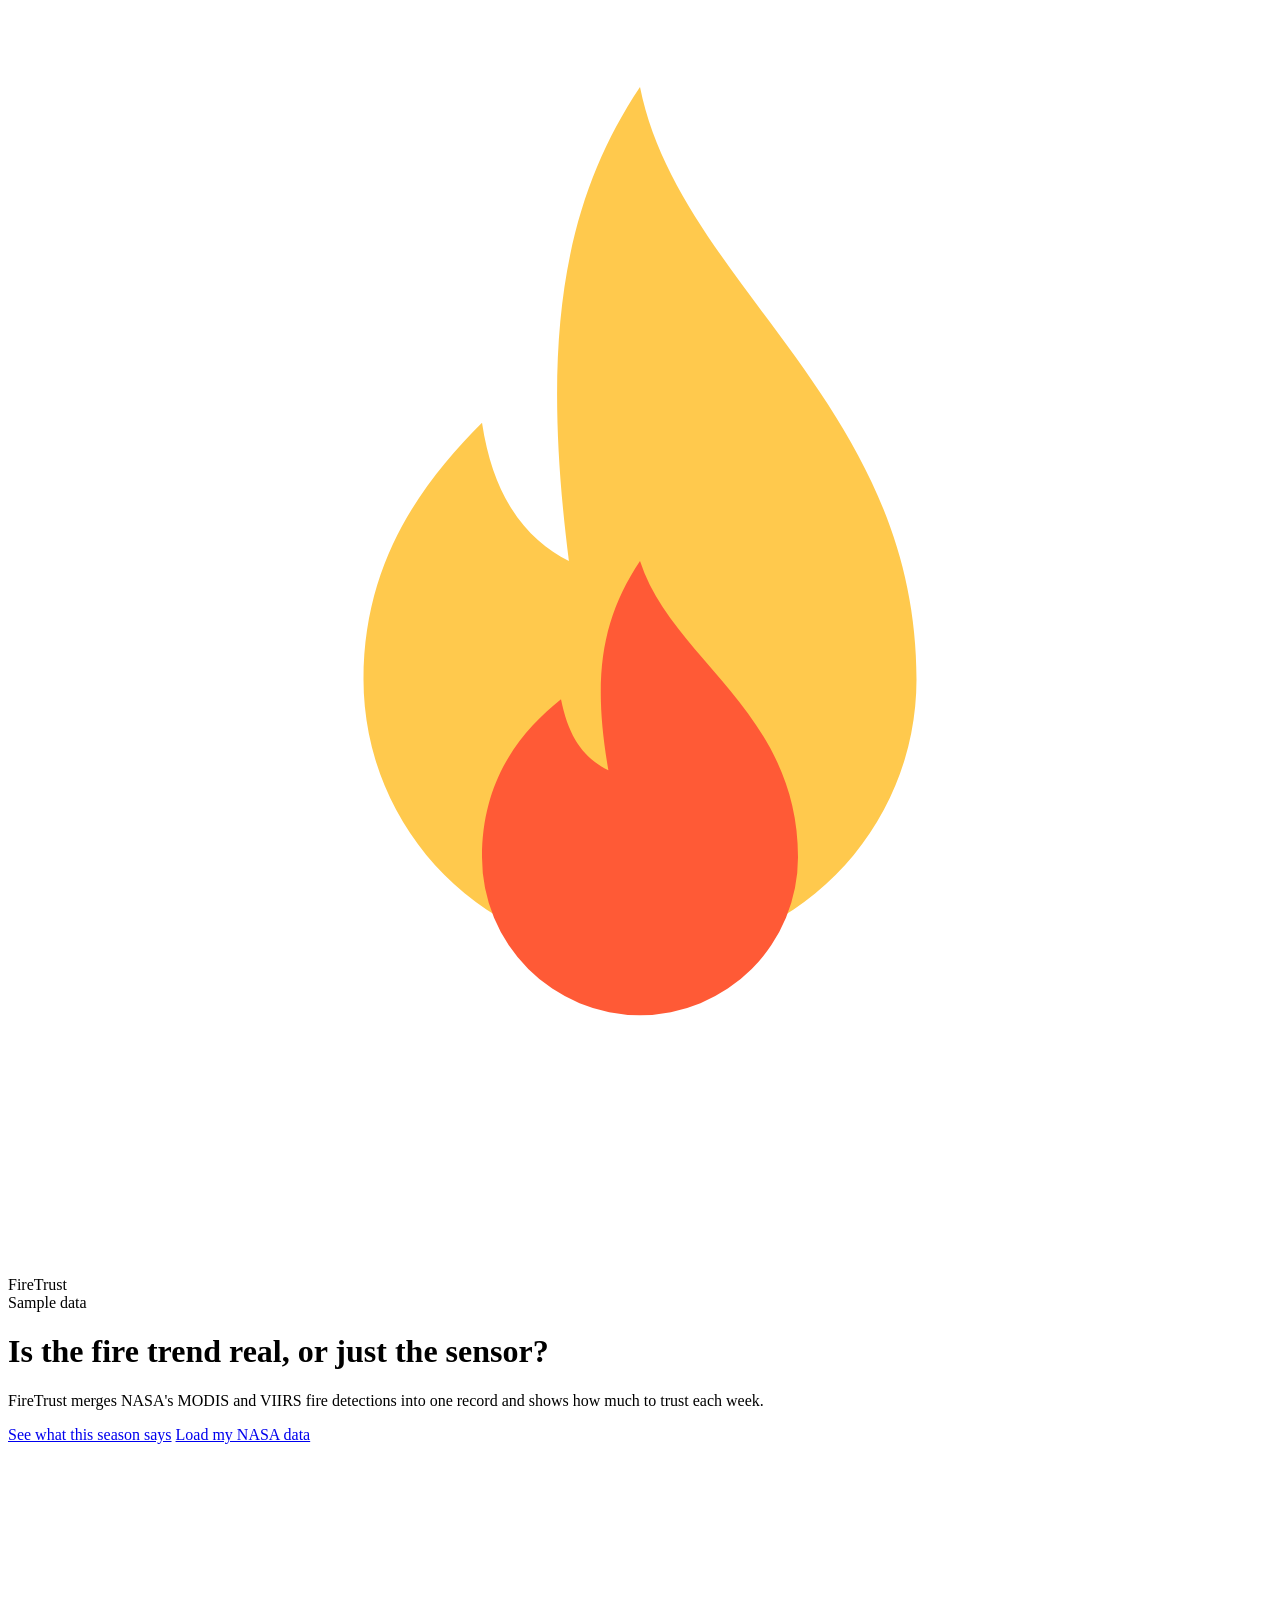
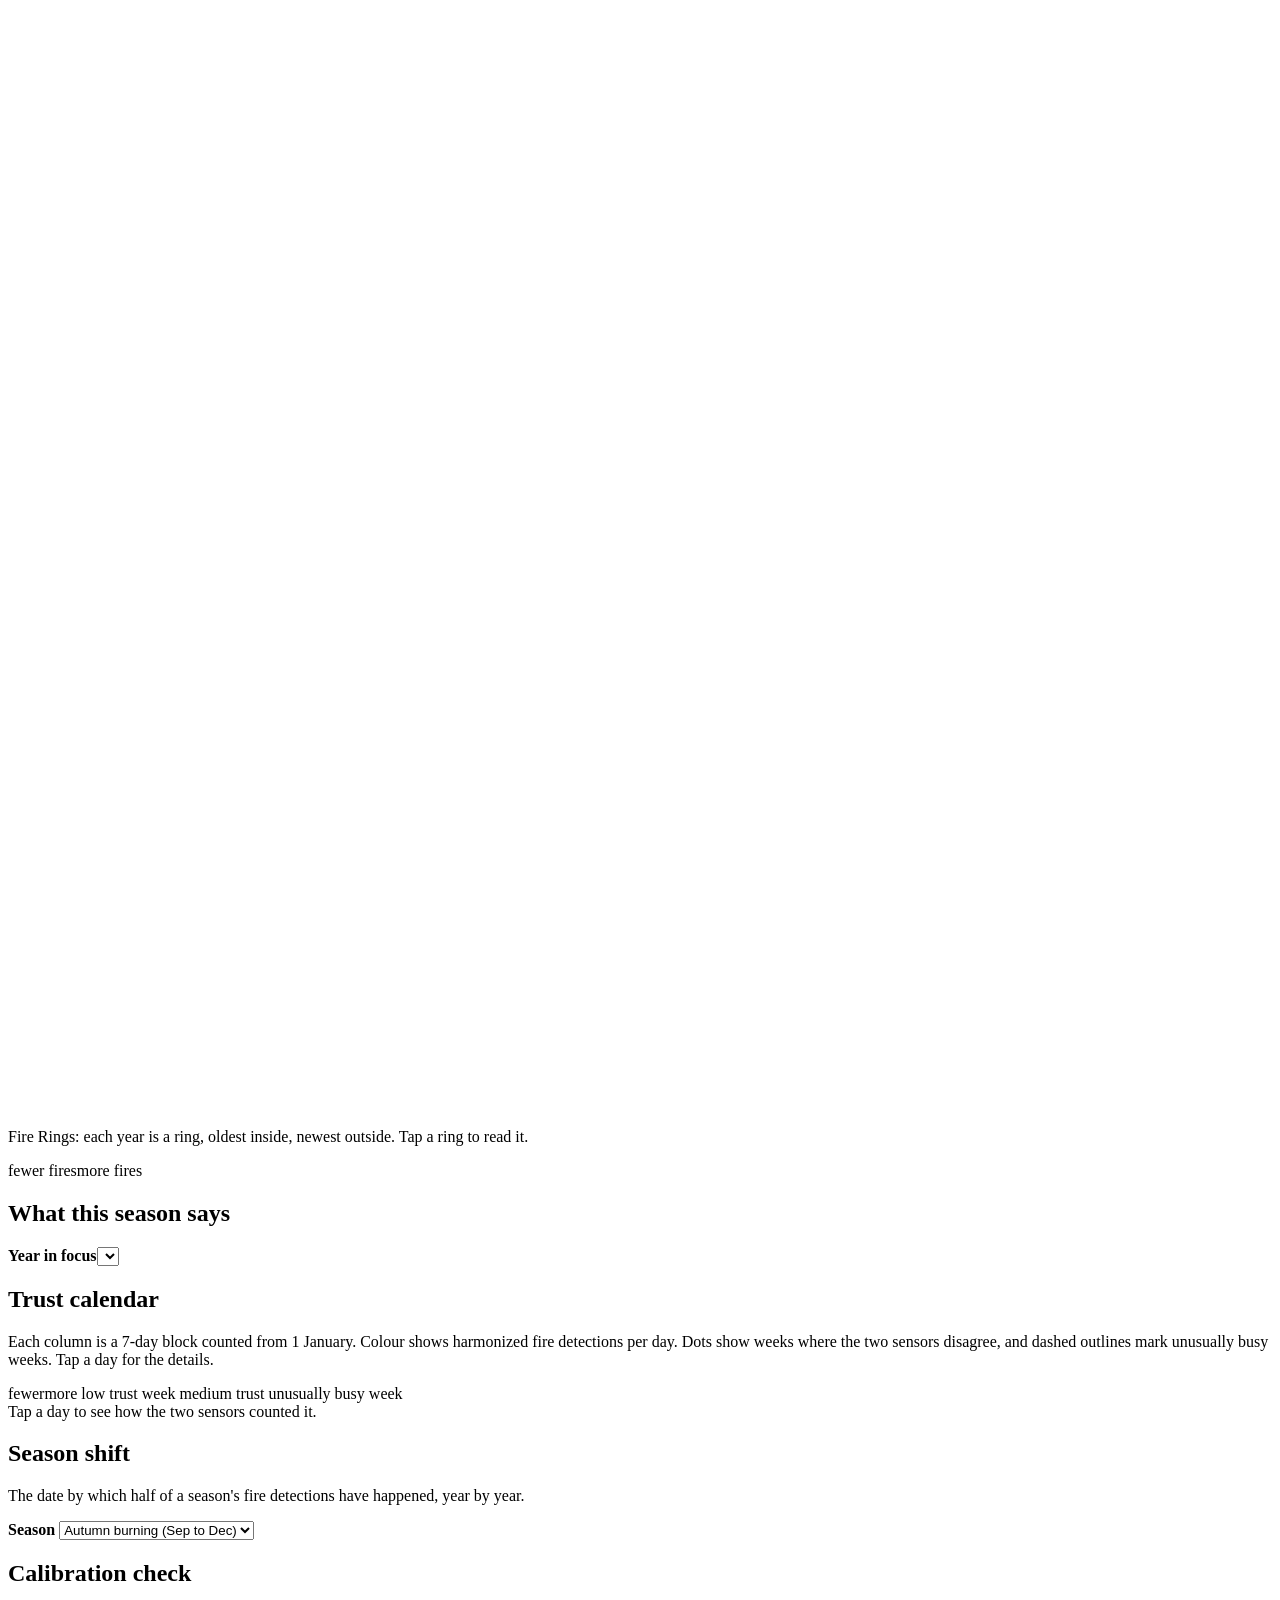
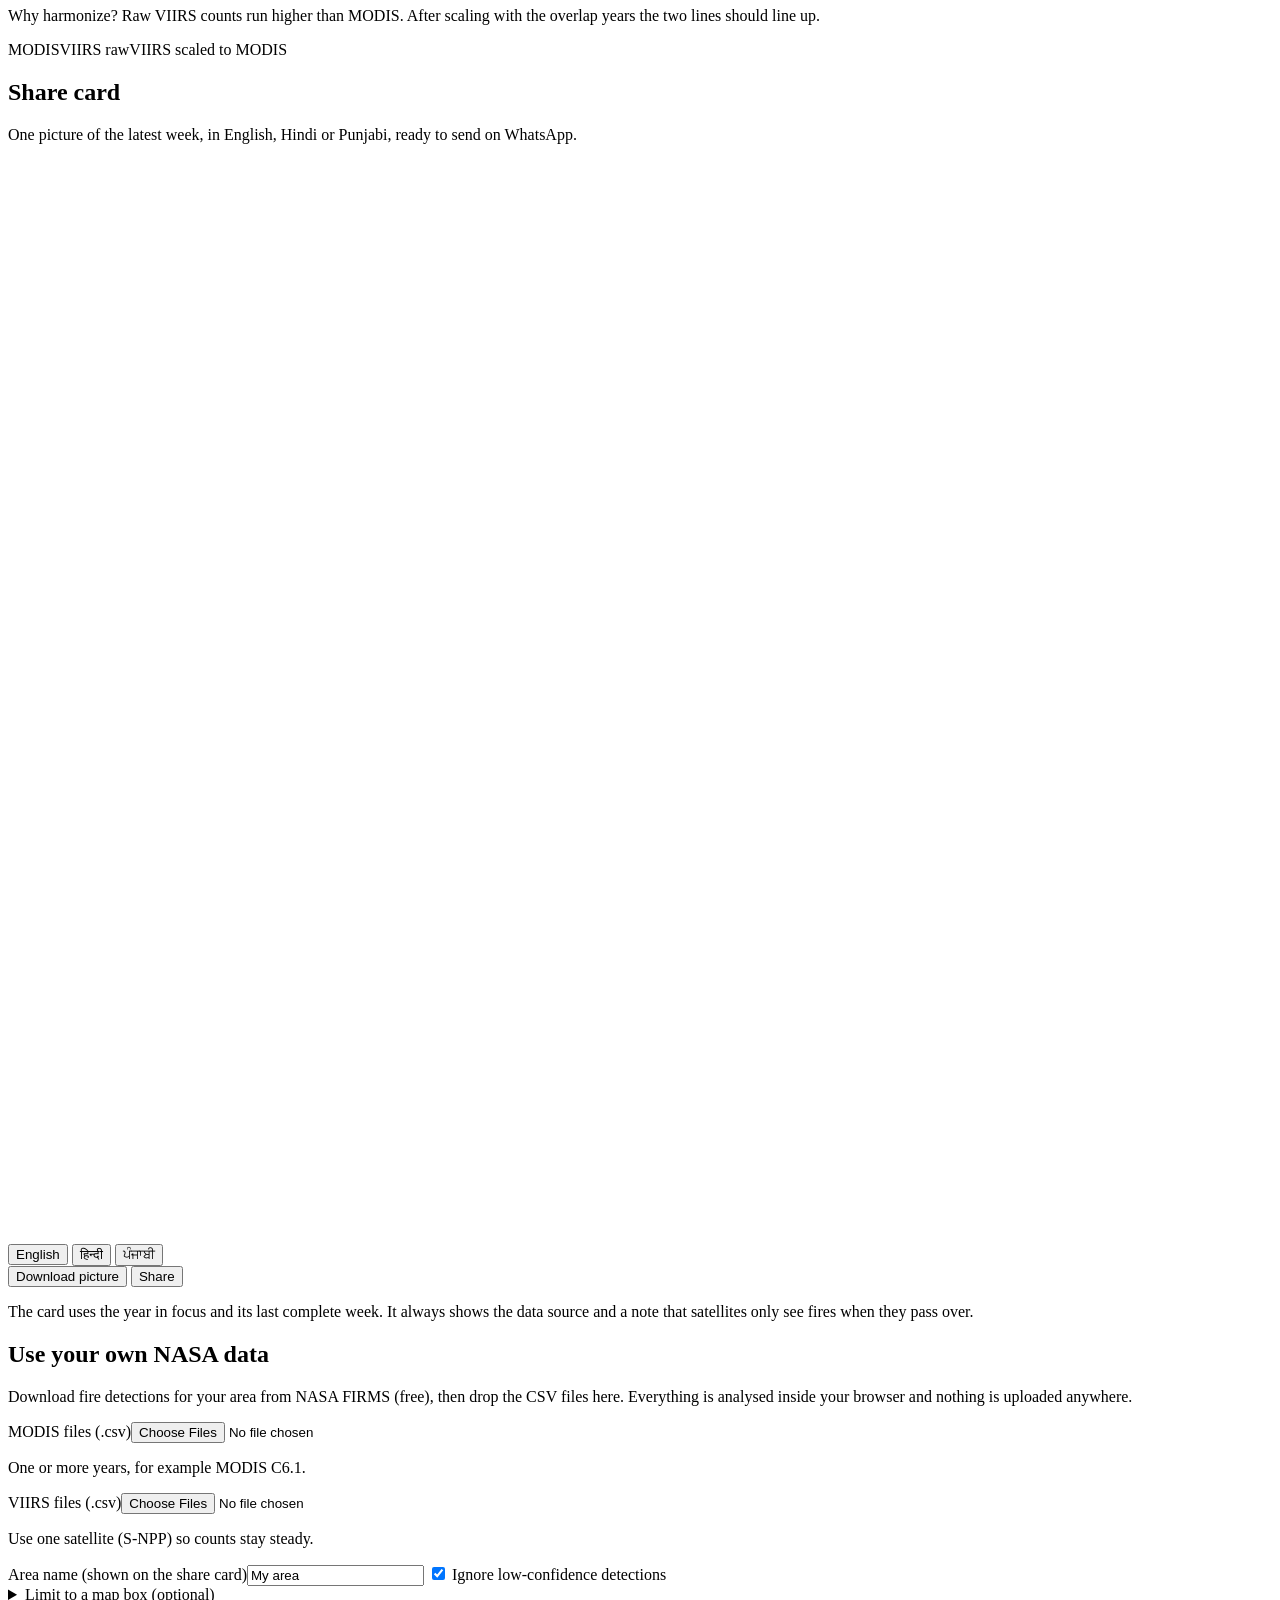
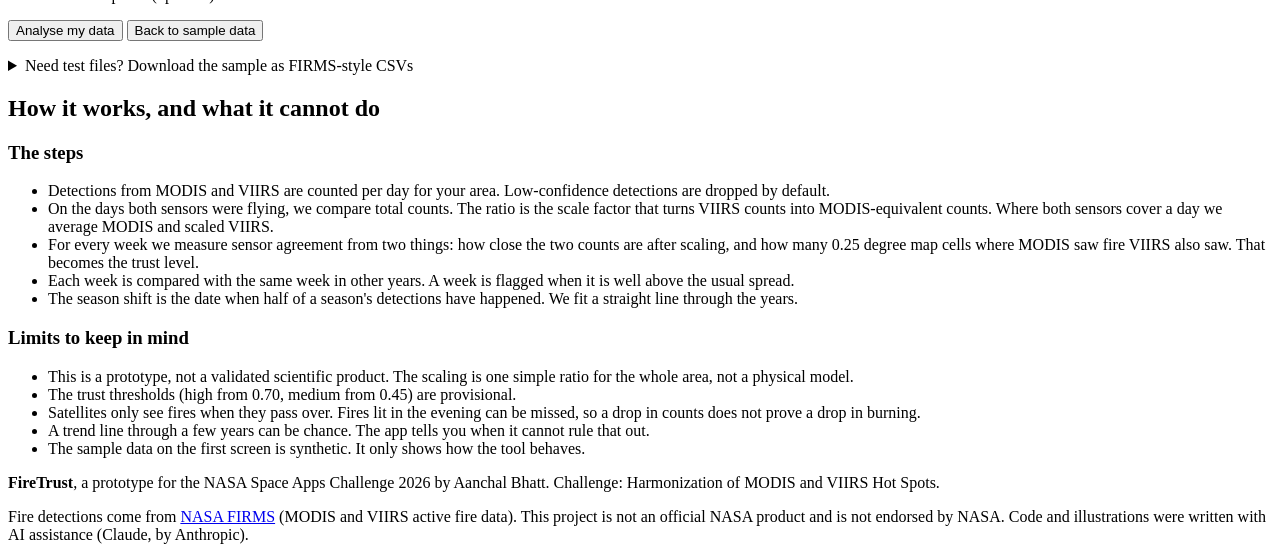
<file: src/template.html>
<!DOCTYPE html>
<html lang="en">
<head>
<meta charset="utf-8">
<meta name="viewport" content="width=device-width, initial-scale=1">
<title>FireTrust: is the fire trend real, or just the sensor?</title>
<meta name="description" content="FireTrust harmonizes NASA MODIS and VIIRS fire detections into one record and shows how much to trust each week. Prototype for the NASA Space Apps Challenge 2026.">
<link rel="icon" href="data:image/svg+xml,%3Csvg xmlns='http://www.w3.org/2000/svg' viewBox='0 0 100 100'%3E%3Ctext y='.9em' font-size='90'%3E%F0%9F%94%A5%3C/text%3E%3C/svg%3E">
<link rel="preconnect" href="https://fonts.googleapis.com">
<link rel="preconnect" href="https://fonts.gstatic.com" crossorigin>
<link href="https://fonts.googleapis.com/css2?family=Bree+Serif&family=Nunito+Sans:wght@400;600;700;800&family=Noto+Sans+Devanagari:wght@700&family=Noto+Sans+Gurmukhi:wght@700&display=swap" rel="stylesheet">
<style>
/*CSS*/
</style>
</head>
<body>
<noscript><p style="padding:20px">FireTrust needs JavaScript to analyse fire data in your browser.</p></noscript>

<header class="hero">
  <div class="wrap">
    <div class="topbar">
      <div class="brand">
        <svg viewBox="0 0 32 32" aria-hidden="true"><path fill="#FFC94D" d="M16 2c1 5 7 8 7 15a7 7 0 0 1-14 0c0-3 1.5-5 3-6.5.3 2 1.2 3 2.200 3.500C13.500 8.500 14 5 16 2z"/><path fill="#FF5A36" d="M16 14c.8 2.500 4 3.800 4 7.500a4 4 0 0 1-8 0c0-2 1-3.200 2-4 .2 1 .6 1.500 1.200 1.800C14.800 17 15 15.500 16 14z"/></svg>
        FireTrust
      </div>
      <span class="chip" id="modeChip">Sample data</span>
    </div>
    <div class="hero-grid">
      <div>
        <h1>Is the fire trend real, or just the sensor?</h1>
        <p class="lead">FireTrust merges NASA's MODIS and VIIRS fire detections into one record and shows how much to trust each week.</p>
        <div class="btns">
          <a class="btn btn-sun" href="#insights">See what this season says</a>
          <a class="btn btn-line" href="#data">Load my NASA data</a>
        </div>
      </div>
      <div>
        <div class="disc"><svg id="rings" viewBox="0 0 520 520" role="img" aria-label="Fire Rings: each year is one ring, oldest inside, newest outside"></svg></div>
        <p class="ring-note" id="ringInfo">Fire Rings: each year is a ring, oldest inside, newest outside. Tap a ring to read it.</p>
        <div class="legend"><span>fewer fires</span><span class="grad"></span><span>more fires</span></div>
      </div>
    </div>
  </div>
</header>

<div class="banner sample" id="banner"><div class="wrap" id="bannerText"></div></div>

<main>
<section class="block" id="insights">
  <div class="wrap">
    <h2>What this season says</h2>
    <div class="yearsel"><label for="yearSel"><strong>Year in focus</strong></label><select id="yearSel"></select></div>
    <div class="insight">
      <ul id="insightList"></ul>
      <div class="stats" id="stats"></div>
    </div>
  </div>
</section>

<section class="block" id="calendar">
  <div class="wrap">
    <h2>Trust calendar</h2>
    <p class="sub">Each column is a 7-day block counted from 1 January. Colour shows harmonized fire detections per day. Dots show weeks where the two sensors disagree, and dashed outlines mark unusually busy weeks. Tap a day for the details.</p>
    <div class="panel">
      <div class="scroll"><div id="cal"></div></div>
      <div class="cal-legend">
        <span class="legend" style="color:inherit;margin:0"><span>fewer</span><span class="grad"></span><span>more</span></span>
        <span><i class="dot-low"></i>low trust week</span>
        <span><i class="dot-med"></i>medium trust</span>
        <span><i class="dash"></i>unusually busy week</span>
      </div>
      <div class="dayinfo" id="dayInfo" aria-live="polite">Tap a day to see how the two sensors counted it.</div>
    </div>
  </div>
</section>

<section class="block" id="shift">
  <div class="wrap two">
    <div>
      <h2>Season shift</h2>
      <p class="sub">The date by which half of a season's fire detections have happened, year by year.</p>
      <div class="panel chart">
        <div class="yearsel" style="margin-top:0"><label for="winSel"><strong>Season</strong></label>
          <select id="winSel"><option value="autumn">Autumn burning (Sep to Dec)</option><option value="spring">Spring burning (Mar to Jun)</option><option value="full">Whole year</option></select></div>
        <div id="shiftChart"></div>
        <p id="shiftText" class="hint" style="margin-top:10px"></p>
      </div>
    </div>
    <div id="calibration">
      <h2>Calibration check</h2>
      <p class="sub">Why harmonize? Raw VIIRS counts run higher than MODIS. After scaling with the overlap years the two lines should line up.</p>
      <div class="panel chart">
        <div id="calibChart"></div>
        <div class="key"><span><i style="background:#2347C9"></i>MODIS</span><span><i style="background:#9AA6C4"></i>VIIRS raw</span><span><i style="background:#FF9A3D"></i>VIIRS scaled to MODIS</span></div>
        <p class="hint" id="calibText" style="margin-top:10px"></p>
      </div>
    </div>
  </div>
</section>

<section class="block" id="sharecard">
  <div class="wrap">
    <h2>Share card</h2>
    <p class="sub">One picture of the latest week, in English, Hindi or Punjabi, ready to send on WhatsApp.</p>
    <div class="share">
      <canvas id="card" width="1080" height="1080" aria-label="Share card preview"></canvas>
      <div>
        <div class="seg" role="group" aria-label="Language">
          <button type="button" data-lang="en" aria-pressed="true">English</button>
          <button type="button" data-lang="hi" aria-pressed="false">हिन्दी</button>
          <button type="button" data-lang="pa" aria-pressed="false">ਪੰਜਾਬੀ</button>
        </div>
        <div class="btns" style="margin-top:0">
          <button class="btn btn-ink" id="dlCard" type="button">Download picture</button>
          <button class="btn btn-quiet" id="shCard" type="button">Share</button>
        </div>
        <p class="msg" id="shareMsg" role="status"></p>
        <p class="hint">The card uses the year in focus and its last complete week. It always shows the data source and a note that satellites only see fires when they pass over.</p>
      </div>
    </div>
  </div>
</section>

<section class="block" id="data">
  <div class="wrap">
    <h2>Use your own NASA data</h2>
    <p class="sub">Download fire detections for your area from NASA FIRMS (free), then drop the CSV files here. Everything is analysed inside your browser and nothing is uploaded anywhere.</p>
    <div class="panel">
      <div class="loader">
        <div class="drop"><label for="fM">MODIS files (.csv)</label><input id="fM" type="file" accept=".csv,text/csv" multiple><p class="hint">One or more years, for example MODIS C6.1.</p></div>
        <div class="drop"><label for="fV">VIIRS files (.csv)</label><input id="fV" type="file" accept=".csv,text/csv" multiple><p class="hint">Use one satellite (S-NPP) so counts stay steady.</p></div>
      </div>
      <div class="row">
        <label class="field">Area name (shown on the share card)<input id="area" type="text" value="My area" maxlength="40"></label>
        <label class="hint"><input id="lowConf" type="checkbox" checked> Ignore low-confidence detections</label>
      </div>
      <details>
        <summary>Limit to a map box (optional)</summary>
        <div class="bbox">
          <label class="field">South lat<input id="bS" type="number" step="any" placeholder="27.6"></label>
          <label class="field">North lat<input id="bN" type="number" step="any" placeholder="32.6"></label>
          <label class="field">West lon<input id="bW" type="number" step="any" placeholder="73.8"></label>
          <label class="field">East lon<input id="bE" type="number" step="any" placeholder="77.6"></label>
        </div>
        <p class="hint">Handy when a file covers a whole country. <button class="btn btn-quiet" id="presetPH" type="button" style="padding:4px 12px;font-size:.85rem">Fill Punjab and Haryana (approx.)</button></p>
      </details>
      <div class="btns" style="margin-top:16px">
        <button class="btn btn-ink" id="go" type="button">Analyse my data</button>
        <button class="btn btn-quiet" id="useSample" type="button">Back to sample data</button>
      </div>
      <p class="msg" id="loadMsg" role="status" aria-live="polite"></p>
      <ul class="warnings" id="warnings"></ul>
      <details>
        <summary>Need test files? Download the sample as FIRMS-style CSVs</summary>
        <div class="btns" style="margin-top:10px">
          <button class="btn btn-quiet" id="dlM" type="button">Sample MODIS CSV</button>
          <button class="btn btn-quiet" id="dlV" type="button">Sample VIIRS CSV</button>
        </div>
        <p class="hint">These are synthetic and only show the file format. Upload them above to try the flow.</p>
      </details>
    </div>
  </div>
</section>

<section class="block method" id="method">
  <div class="wrap">
    <h2>How it works, and what it cannot do</h2>
    <div class="panel">
      <h3>The steps</h3>
      <ul>
        <li>Detections from MODIS and VIIRS are counted per day for your area. Low-confidence detections are dropped by default.</li>
        <li>On the days both sensors were flying, we compare total counts. The ratio is the scale factor that turns VIIRS counts into MODIS-equivalent counts. Where both sensors cover a day we average MODIS and scaled VIIRS.</li>
        <li>For every week we measure sensor agreement from two things: how close the two counts are after scaling, and how many 0.25 degree map cells where MODIS saw fire VIIRS also saw. That becomes the trust level.</li>
        <li>Each week is compared with the same week in other years. A week is flagged when it is well above the usual spread.</li>
        <li>The season shift is the date when half of a season's detections have happened. We fit a straight line through the years.</li>
      </ul>
      <h3>Limits to keep in mind</h3>
      <ul>
        <li>This is a prototype, not a validated scientific product. The scaling is one simple ratio for the whole area, not a physical model.</li>
        <li>The trust thresholds (high from 0.70, medium from 0.45) are provisional.</li>
        <li>Satellites only see fires when they pass over. Fires lit in the evening can be missed, so a drop in counts does not prove a drop in burning.</li>
        <li>A trend line through a few years can be chance. The app tells you when it cannot rule that out.</li>
        <li>The sample data on the first screen is synthetic. It only shows how the tool behaves.</li>
      </ul>
    </div>
  </div>
</section>
</main>

<footer>
  <div class="wrap">
    <p><strong>FireTrust</strong>, a prototype for the NASA Space Apps Challenge 2026 by Aanchal Bhatt. Challenge: Harmonization of MODIS and VIIRS Hot Spots.</p>
    <p>Fire detections come from <a href="https://firms.modaps.eosdis.nasa.gov/" target="_blank" rel="noopener">NASA FIRMS</a> (MODIS and VIIRS active fire data). This project is not an official NASA product and is not endorsed by NASA. Code and illustrations were written with AI assistance (Claude, by Anthropic).</p>
  </div>
</footer>

<script>
/*ENGINE*/
</script>
<script>
/*APP*/
</script>
</body>
</html>
</file>
